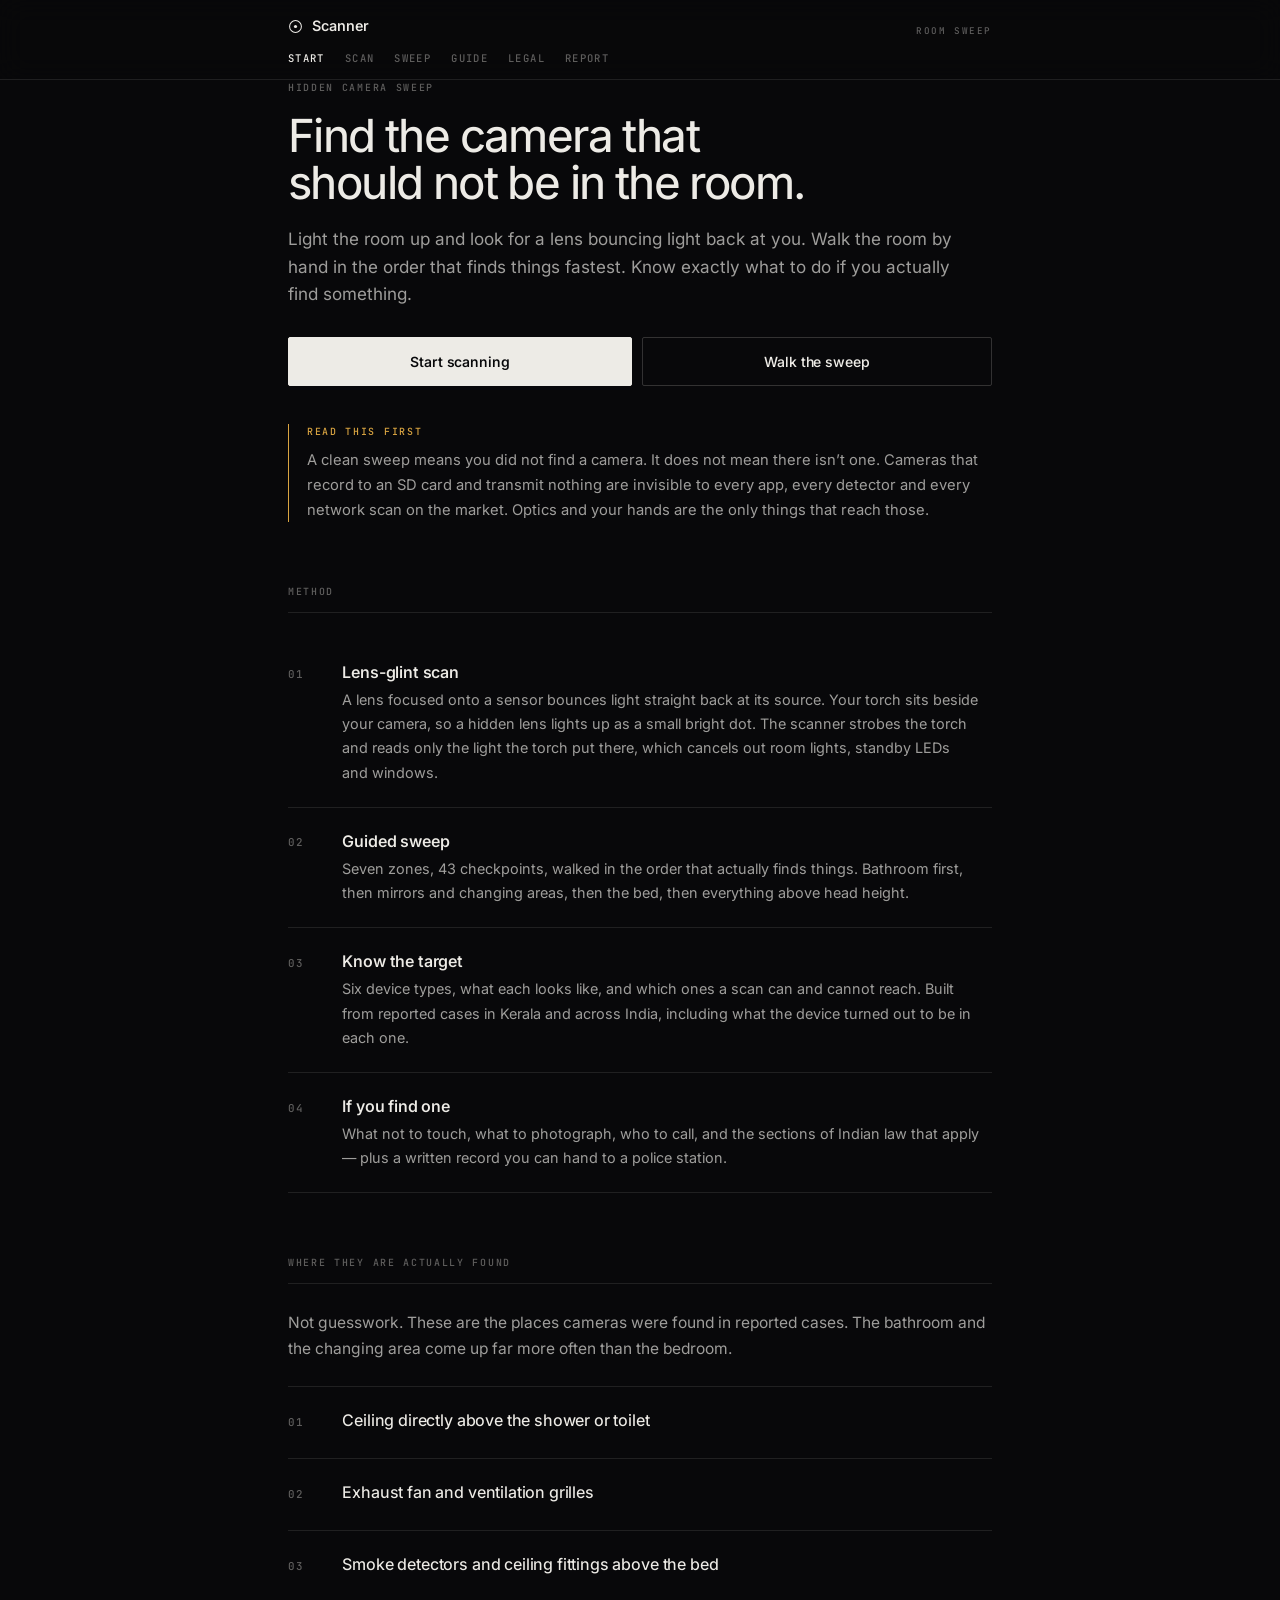
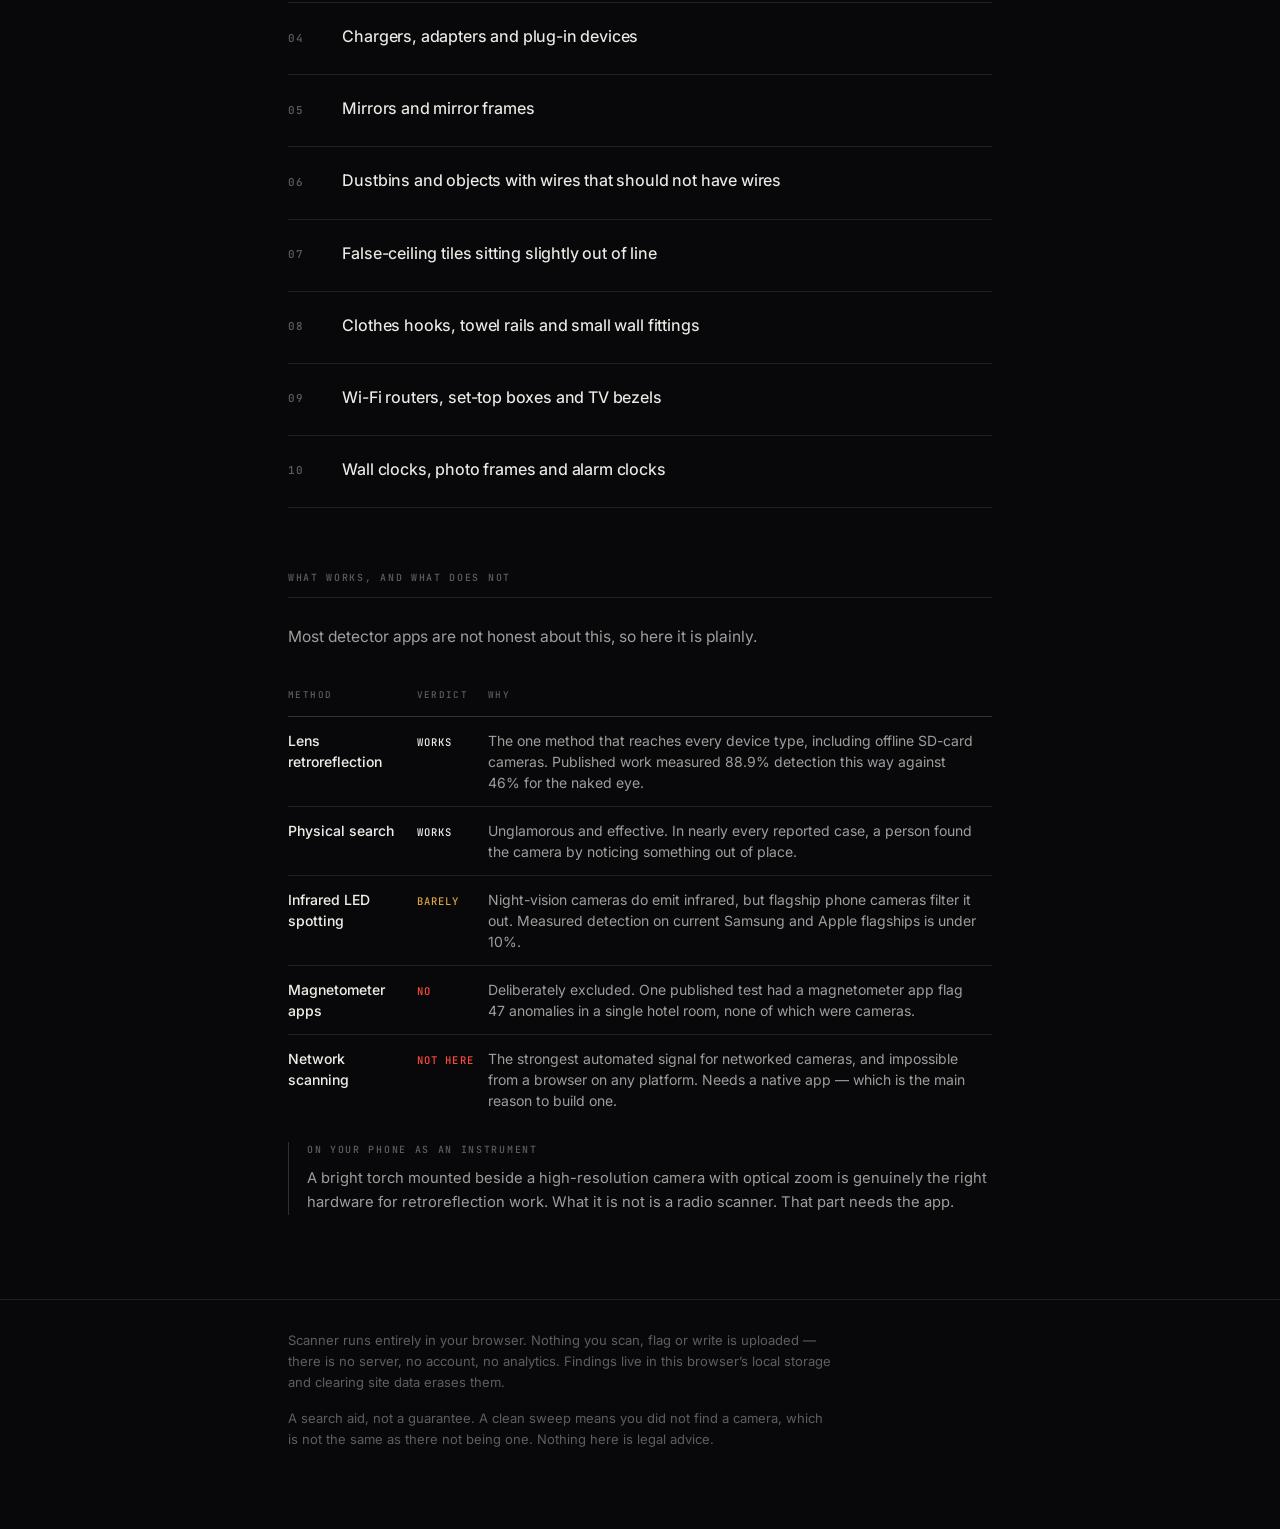
<file: index.html>
<!DOCTYPE html>
<html lang="en">
<head>
<meta charset="utf-8">
<meta name="viewport" content="width=device-width, initial-scale=1, viewport-fit=cover">
<title>Scanner &mdash; find hidden cameras in a room</title>
<meta name="description" content="A browser tool for sweeping a room for hidden cameras: lens-glint scanning with your phone camera, a guided physical search, and what to do under Indian law if you find one.">
<meta name="theme-color" content="#08080a">
<link rel="manifest" href="manifest.webmanifest">
<link rel="icon" href="assets/icon.svg" type="image/svg+xml">
<link rel="preload" href="assets/fonts/inter-latin.woff2" as="font" type="font/woff2" crossorigin>
<link rel="preload" href="assets/fonts/jetbrains-latin.woff2" as="font" type="font/woff2" crossorigin>
<link rel="stylesheet" href="css/app.css">
</head>
<body>
<header class="masthead">
  <div class="masthead__bar">
    <a class="mark" href="index.html">
      <svg width="15" height="15" viewBox="0 0 16 16" fill="none" aria-hidden="true">
        <circle cx="8" cy="8" r="6.3" stroke="currentColor" stroke-width="1.1"/>
        <circle cx="8" cy="8" r="1.7" fill="currentColor"/>
      </svg>
      Scanner
    </a>
    <span class="mark__meta">Room sweep</span>
  </div>
  <nav class="nav" aria-label="Sections">
    <a href="index.html">Start</a>
    <a href="scan.html">Scan</a>
    <a href="sweep.html">Sweep</a>
    <a href="guide.html">Guide</a>
    <a href="legal.html">Legal</a>
    <a href="report.html">Report</a>
  </nav>
</header>

<main class="wrap wrap--wide">

  <p class="label">Hidden camera sweep</p>
  <h1 class="display">Find the camera that should not be in the room.</h1>
  <p class="lead">Light the room up and look for a lens bouncing light back at you. Walk the room by hand in the order that finds things fastest. Know exactly what to do if you actually find something.</p>

  <div class="row" style="margin-bottom:38px">
    <a class="btn btn--primary" href="scan.html">Start scanning</a>
    <a class="btn" href="sweep.html">Walk the sweep</a>
  </div>

  <div class="aside aside--caution">
    <span class="label">Read this first</span>
    <p>A clean sweep means you did not find a camera. It does not mean there isn&rsquo;t one. Cameras that record to an SD card and transmit nothing are invisible to every app, every detector and every network scan on the market. Optics and your hands are the only things that reach those.</p>
  </div>

  <section class="sec">
    <span class="label">Method</span>
    <div class="index">
      <a class="index__row" href="scan.html">
        <span class="index__num">01</span>
        <span class="index__body">
          <h3>Lens-glint scan</h3>
          <p>A lens focused onto a sensor bounces light straight back at its source. Your torch sits beside your camera, so a hidden lens lights up as a small bright dot. The scanner strobes the torch and reads only the light the torch put there, which cancels out room lights, standby LEDs and windows.</p>
        </span>
      </a>
      <a class="index__row" href="sweep.html">
        <span class="index__num">02</span>
        <span class="index__body">
          <h3>Guided sweep</h3>
          <p>Seven zones, 43 checkpoints, walked in the order that actually finds things. Bathroom first, then mirrors and changing areas, then the bed, then everything above head height.</p>
        </span>
      </a>
      <a class="index__row" href="guide.html">
        <span class="index__num">03</span>
        <span class="index__body">
          <h3>Know the target</h3>
          <p>Six device types, what each looks like, and which ones a scan can and cannot reach. Built from reported cases in Kerala and across India, including what the device turned out to be in each one.</p>
        </span>
      </a>
      <a class="index__row" href="legal.html">
        <span class="index__num">04</span>
        <span class="index__body">
          <h3>If you find one</h3>
          <p>What not to touch, what to photograph, who to call, and the sections of Indian law that apply &mdash; plus a written record you can hand to a police station.</p>
        </span>
      </a>
    </div>
  </section>

  <section class="sec">
    <span class="label">Where they are actually found</span>
    <p class="muted" style="margin-bottom:24px">Not guesswork. These are the places cameras were found in reported cases. The bathroom and the changing area come up far more often than the bedroom.</p>
    <div class="index" id="hotspots"></div>
  </section>

  <section class="sec">
    <span class="label">What works, and what does not</span>
    <p class="muted" style="margin-bottom:24px">Most detector apps are not honest about this, so here it is plainly.</p>
    <div class="tablewrap">
      <table>
        <thead><tr><th>Method</th><th>Verdict</th><th>Why</th></tr></thead>
        <tbody>
          <tr>
            <td>Lens retroreflection</td>
            <td><span class="v v--yes">Works</span></td>
            <td>The one method that reaches every device type, including offline SD-card cameras. Published work measured 88.9% detection this way against 46% for the naked eye.</td>
          </tr>
          <tr>
            <td>Physical search</td>
            <td><span class="v v--yes">Works</span></td>
            <td>Unglamorous and effective. In nearly every reported case, a person found the camera by noticing something out of place.</td>
          </tr>
          <tr>
            <td>Infrared LED spotting</td>
            <td><span class="v v--part">Barely</span></td>
            <td>Night-vision cameras do emit infrared, but flagship phone cameras filter it out. Measured detection on current Samsung and Apple flagships is under 10%.</td>
          </tr>
          <tr>
            <td>Magnetometer apps</td>
            <td><span class="v v--no">No</span></td>
            <td>Deliberately excluded. One published test had a magnetometer app flag 47 anomalies in a single hotel room, none of which were cameras.</td>
          </tr>
          <tr>
            <td>Network scanning</td>
            <td><span class="v v--no">Not here</span></td>
            <td>The strongest automated signal for networked cameras, and impossible from a browser on any platform. Needs a native app &mdash; which is the main reason to build one.</td>
          </tr>
        </tbody>
      </table>
    </div>

    <div class="aside">
      <span class="label">On your phone as an instrument</span>
      <p>A bright torch mounted beside a high-resolution camera with optical zoom is genuinely the right hardware for retroreflection work. What it is not is a radio scanner. That part needs the app.</p>
    </div>
  </section>

</main>

<footer>
  <div class="wrap wrap--wide">
    <p>Scanner runs entirely in your browser. Nothing you scan, flag or write is uploaded &mdash; there is no server, no account, no analytics. Findings live in this browser&rsquo;s local storage and clearing site data erases them.</p>
    <p>A search aid, not a guarantee. A clean sweep means you did not find a camera, which is not the same as there not being one. Nothing here is legal advice.</p>
  </div>
</footer>
<script src="js/data.js"></script>
<script src="js/app.js"></script>
<script>
document.addEventListener('DOMContentLoaded', function () {
  var host = document.getElementById('hotspots');
  HOTSPOTS_TOP.forEach(function (h, i) {
    var row = document.createElement('div');
    row.className = 'index__row';
    row.innerHTML = '<span class="index__num">' + String(i + 1).padStart(2, '0') + '</span>' +
                    '<span class="index__body"><h3 style="font-weight:460">' + h + '</h3></span>';
    host.appendChild(row);
  });
});
</script>
</body>
</html>
</file>
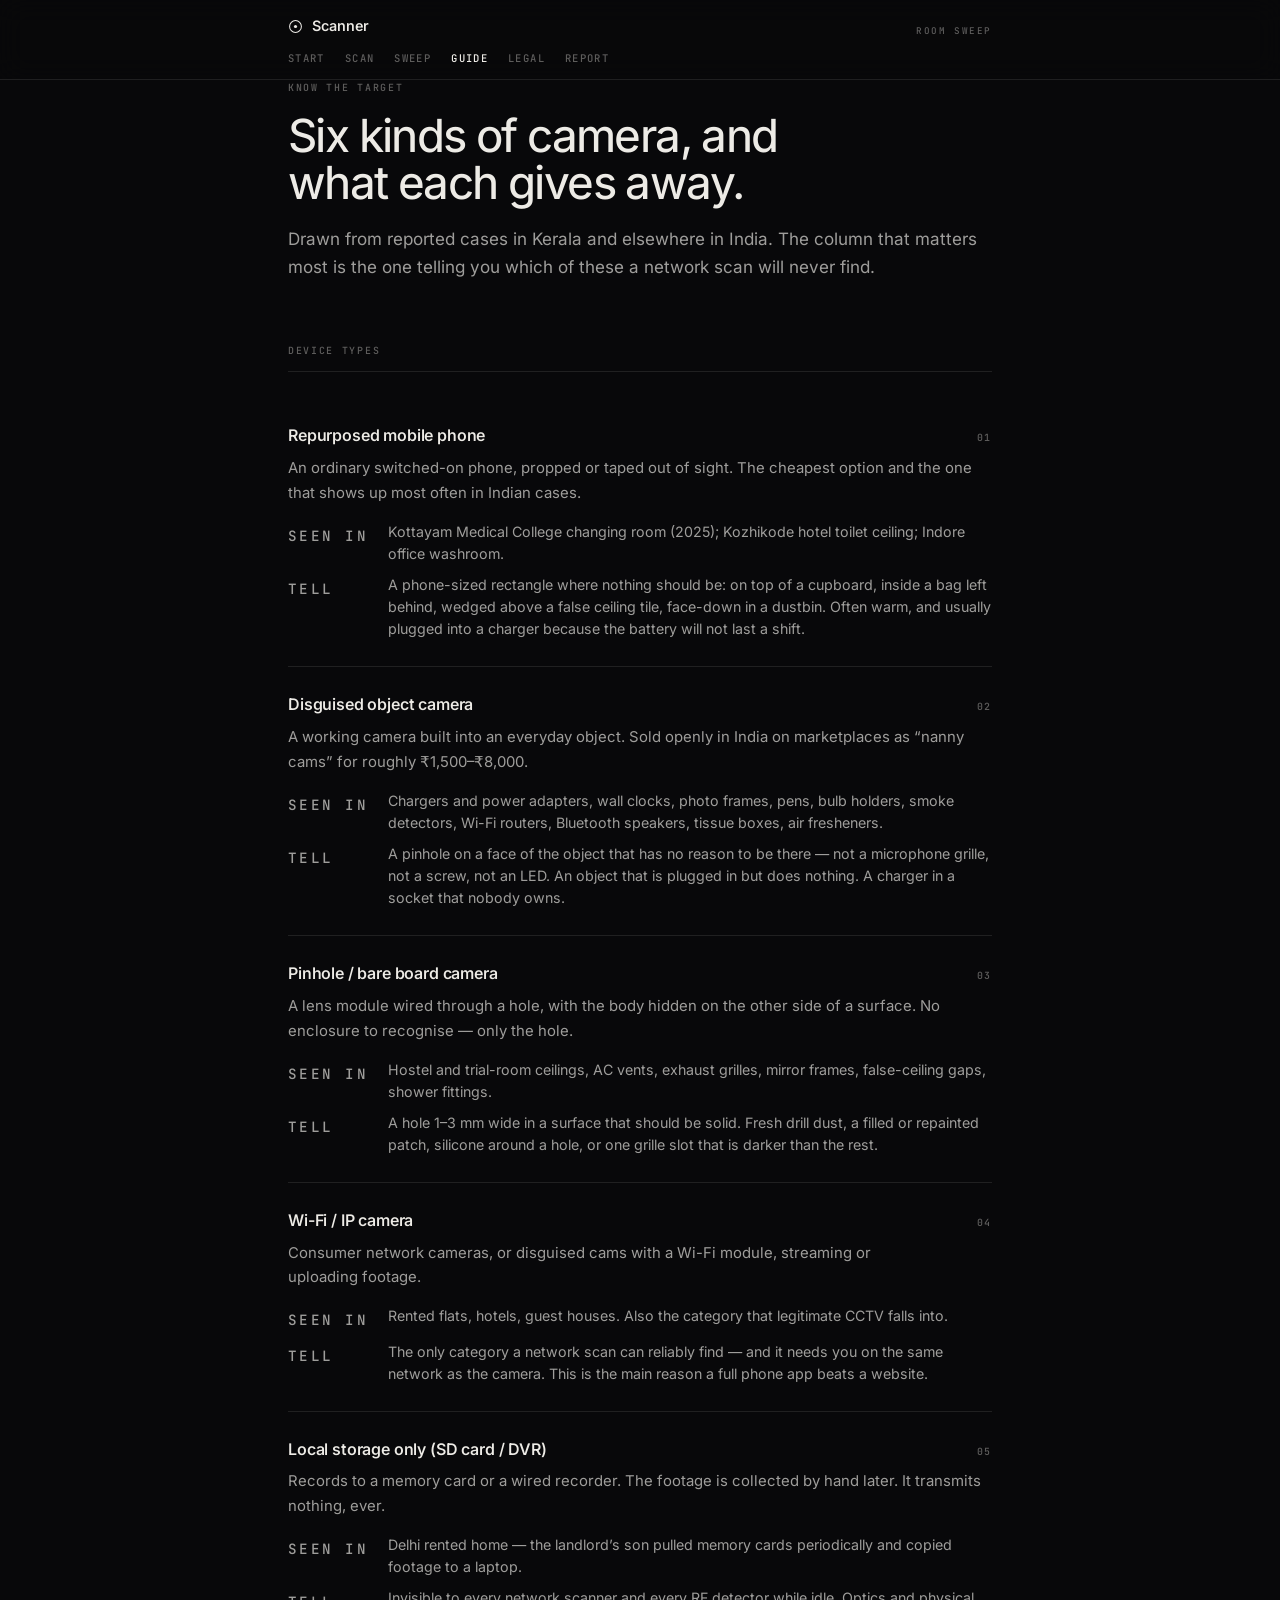
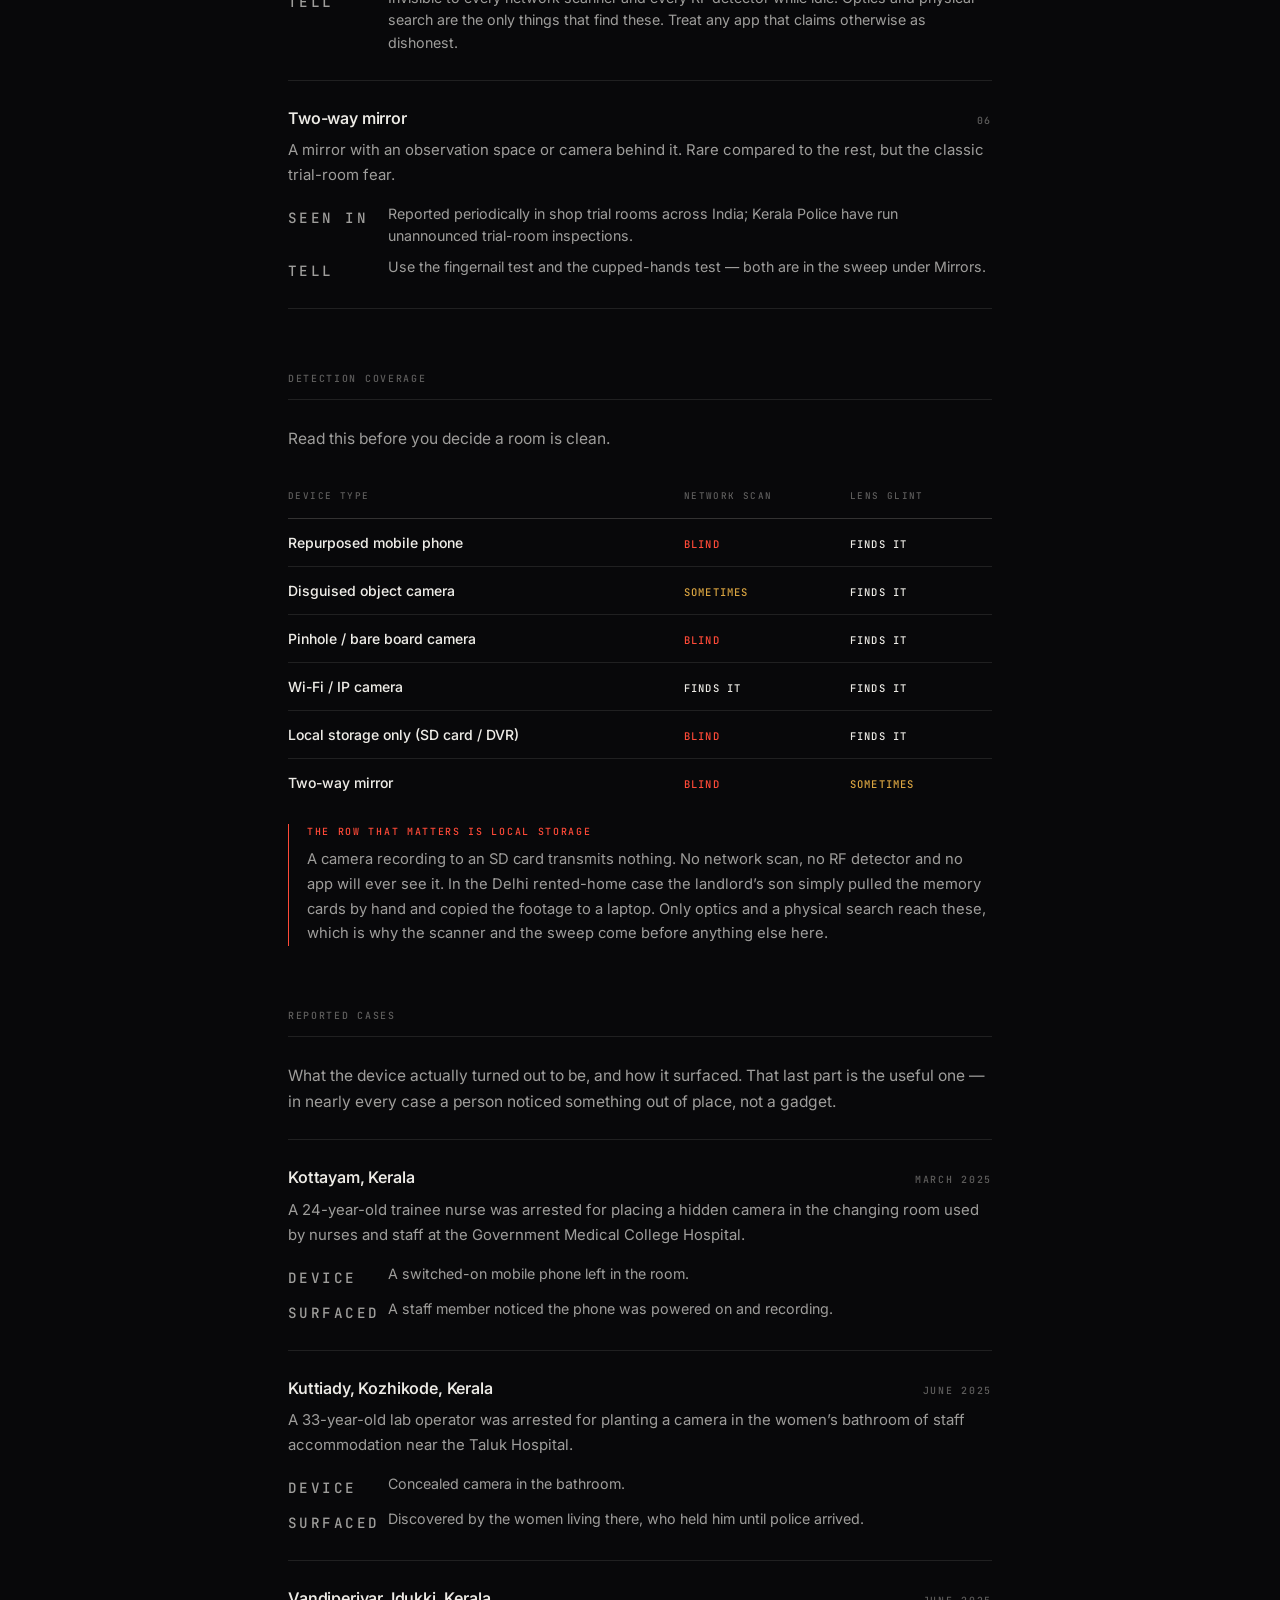
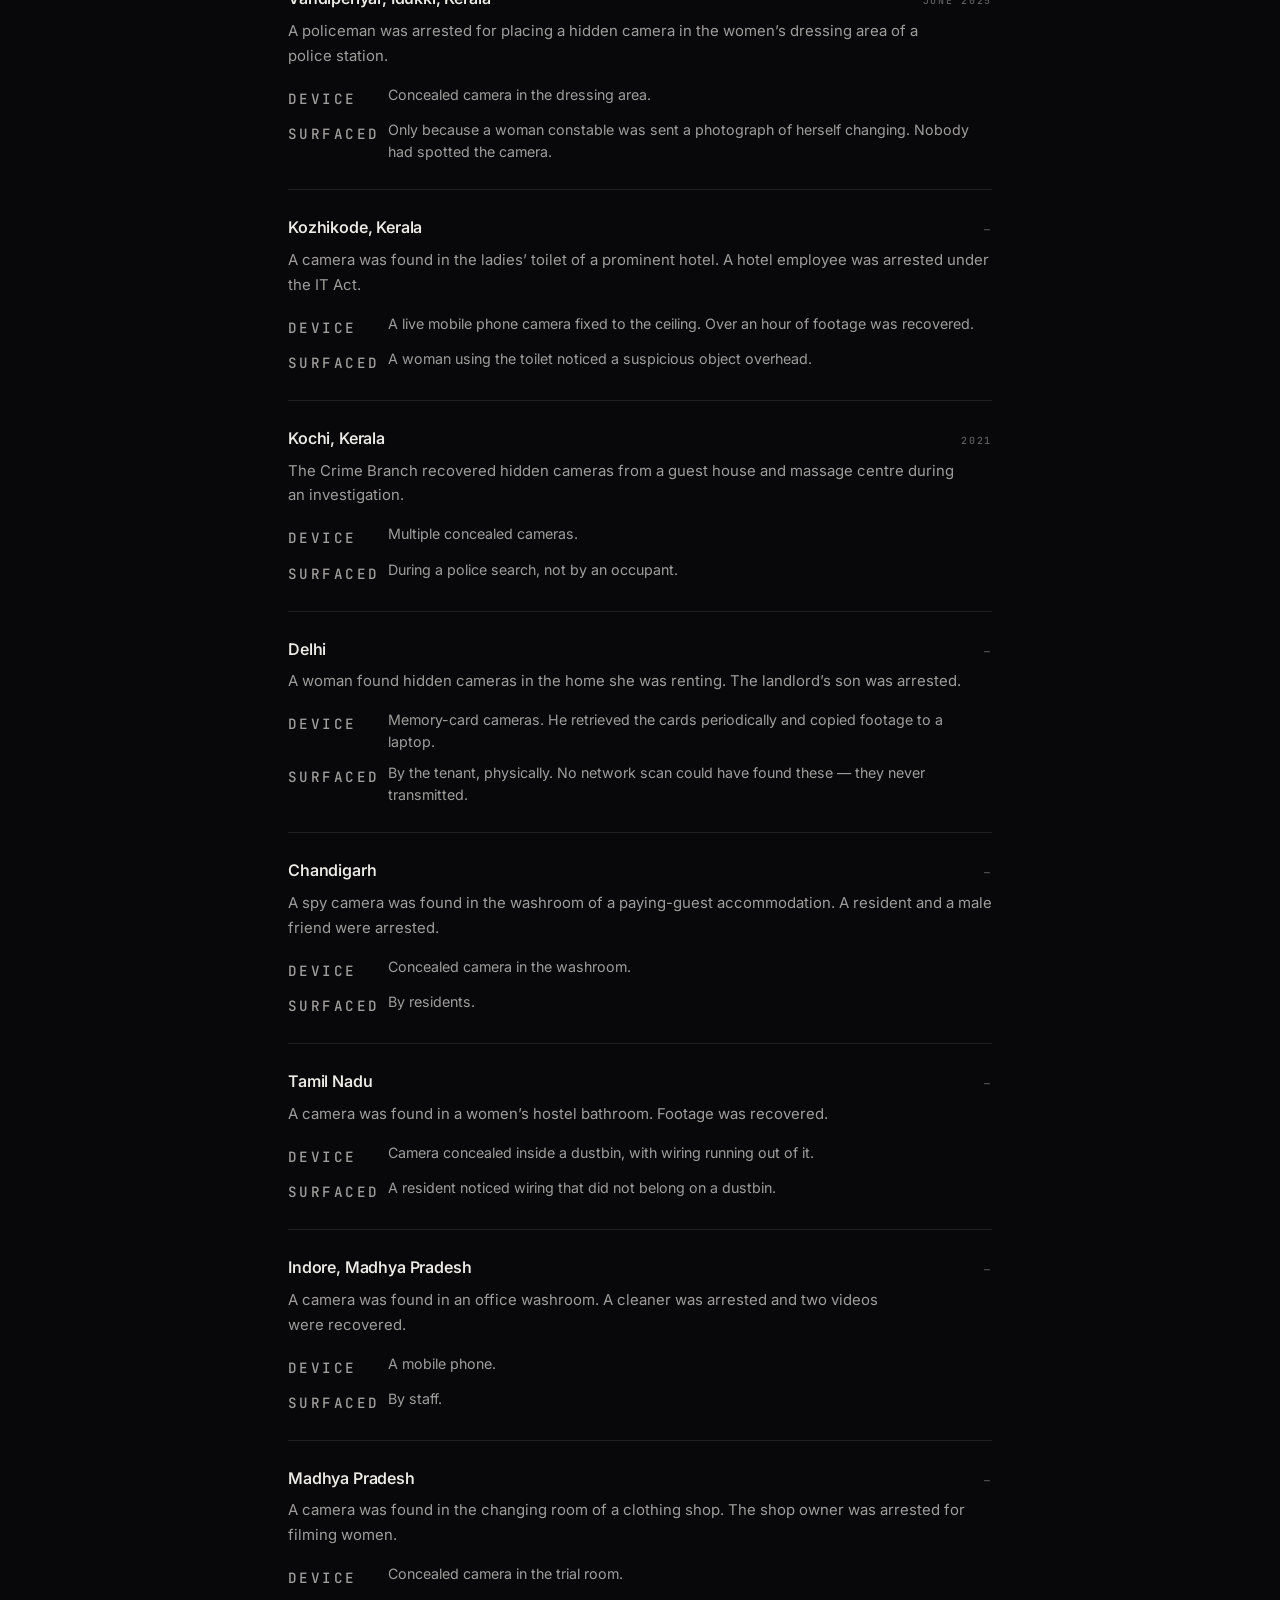
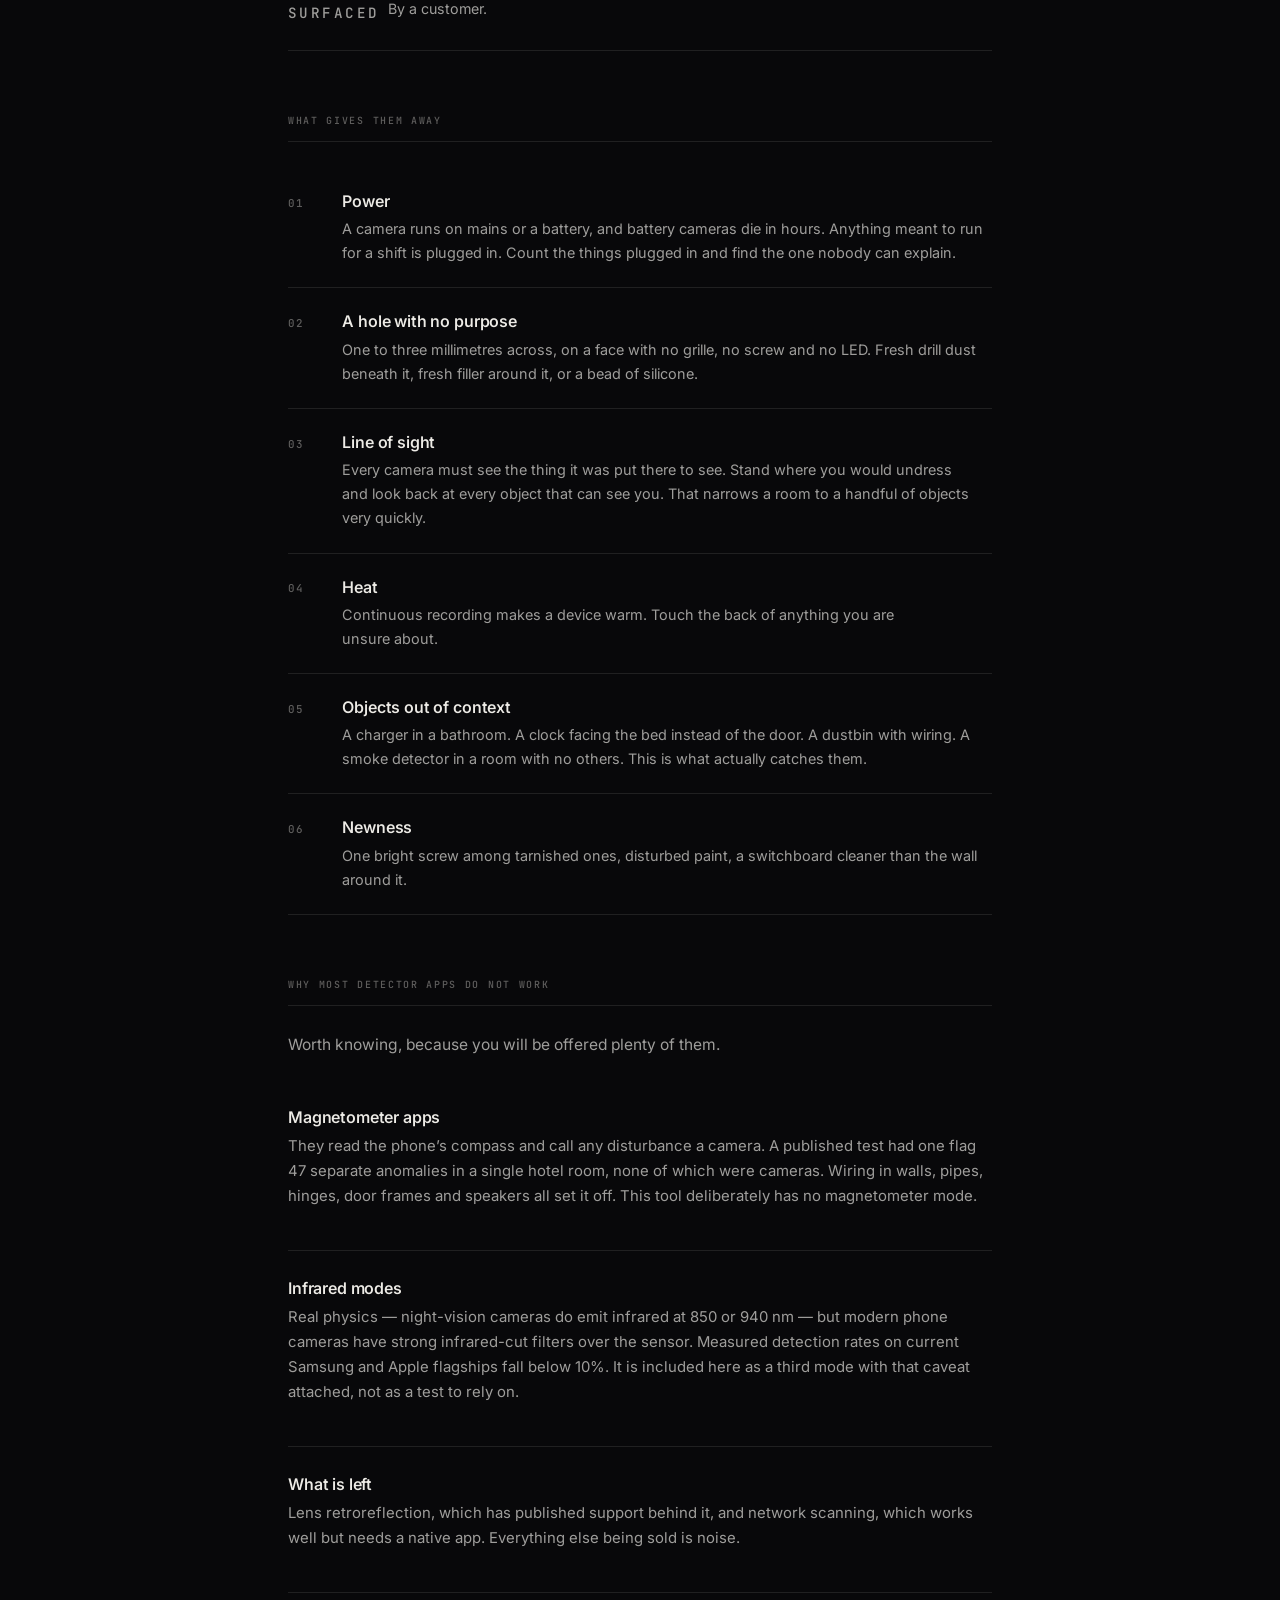
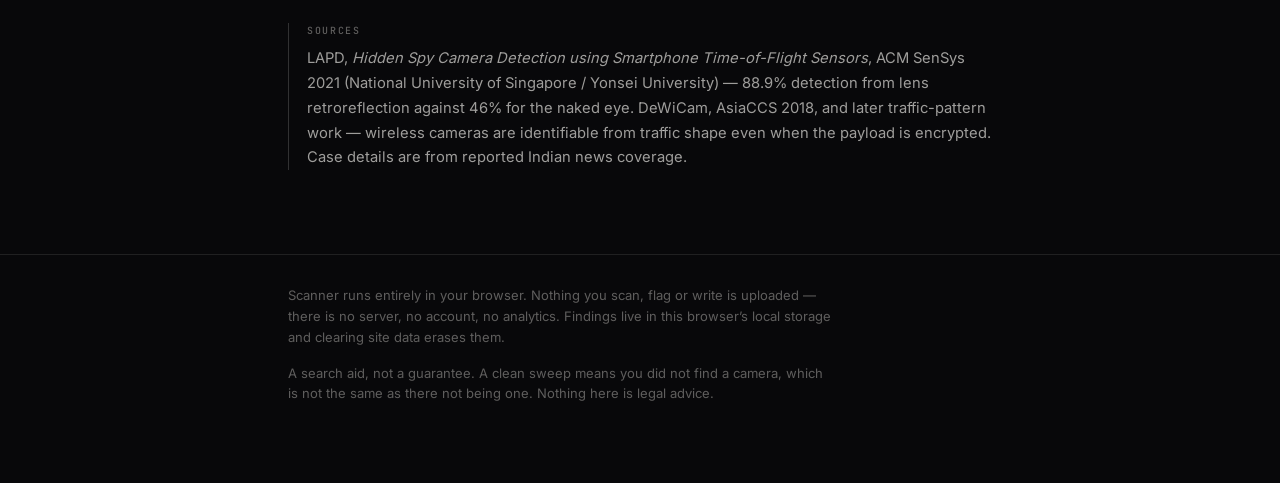
<file: guide.html>
<!DOCTYPE html>
<html lang="en">
<head>
<meta charset="utf-8">
<meta name="viewport" content="width=device-width, initial-scale=1, viewport-fit=cover">
<title>Guide &mdash; Scanner</title>
<meta name="description" content="The six kinds of hidden camera found in reported cases across Kerala and India, what each looks like, and which detection methods actually reach it.">
<meta name="theme-color" content="#08080a">
<link rel="manifest" href="manifest.webmanifest">
<link rel="icon" href="assets/icon.svg" type="image/svg+xml">
<link rel="preload" href="assets/fonts/inter-latin.woff2" as="font" type="font/woff2" crossorigin>
<link rel="preload" href="assets/fonts/jetbrains-latin.woff2" as="font" type="font/woff2" crossorigin>
<link rel="stylesheet" href="css/app.css">
</head>
<body>
<header class="masthead">
  <div class="masthead__bar">
    <a class="mark" href="index.html">
      <svg width="15" height="15" viewBox="0 0 16 16" fill="none" aria-hidden="true">
        <circle cx="8" cy="8" r="6.3" stroke="currentColor" stroke-width="1.1"/>
        <circle cx="8" cy="8" r="1.7" fill="currentColor"/>
      </svg>
      Scanner
    </a>
    <span class="mark__meta">Room sweep</span>
  </div>
  <nav class="nav" aria-label="Sections">
    <a href="index.html">Start</a>
    <a href="scan.html">Scan</a>
    <a href="sweep.html">Sweep</a>
    <a href="guide.html">Guide</a>
    <a href="legal.html">Legal</a>
    <a href="report.html">Report</a>
  </nav>
</header>

<main class="wrap wrap--wide">

  <p class="label">Know the target</p>
  <h1 class="display">Six kinds of camera, and what each gives away.</h1>
  <p class="lead">Drawn from reported cases in Kerala and elsewhere in India. The column that matters most is the one telling you which of these a network scan will never find.</p>

  <section class="sec">
    <span class="label">Device types</span>
    <div id="deviceList"></div>
  </section>

  <section class="sec">
    <span class="label">Detection coverage</span>
    <p class="muted" style="margin-bottom:24px">Read this before you decide a room is clean.</p>
    <div class="tablewrap">
      <table>
        <thead><tr><th>Device type</th><th>Network scan</th><th>Lens glint</th></tr></thead>
        <tbody id="coverage"></tbody>
      </table>
    </div>

    <div class="aside aside--alert">
      <span class="label">The row that matters is local storage</span>
      <p>A camera recording to an SD card transmits nothing. No network scan, no RF detector and no app will ever see it. In the Delhi rented-home case the landlord&rsquo;s son simply pulled the memory cards by hand and copied the footage to a laptop. Only optics and a physical search reach these, which is why the scanner and the sweep come before anything else here.</p>
    </div>
  </section>

  <section class="sec">
    <span class="label">Reported cases</span>
    <p class="muted" style="margin-bottom:24px">What the device actually turned out to be, and how it surfaced. That last part is the useful one &mdash; in nearly every case a person noticed something out of place, not a gadget.</p>
    <div id="caseList"></div>
  </section>

  <section class="sec">
    <span class="label">What gives them away</span>
    <div class="index">
      <div class="index__row"><span class="index__num">01</span><span class="index__body">
        <h3>Power</h3>
        <p>A camera runs on mains or a battery, and battery cameras die in hours. Anything meant to run for a shift is plugged in. Count the things plugged in and find the one nobody can explain.</p>
      </span></div>
      <div class="index__row"><span class="index__num">02</span><span class="index__body">
        <h3>A hole with no purpose</h3>
        <p>One to three millimetres across, on a face with no grille, no screw and no LED. Fresh drill dust beneath it, fresh filler around it, or a bead of silicone.</p>
      </span></div>
      <div class="index__row"><span class="index__num">03</span><span class="index__body">
        <h3>Line of sight</h3>
        <p>Every camera must see the thing it was put there to see. Stand where you would undress and look back at every object that can see you. That narrows a room to a handful of objects very quickly.</p>
      </span></div>
      <div class="index__row"><span class="index__num">04</span><span class="index__body">
        <h3>Heat</h3>
        <p>Continuous recording makes a device warm. Touch the back of anything you are unsure about.</p>
      </span></div>
      <div class="index__row"><span class="index__num">05</span><span class="index__body">
        <h3>Objects out of context</h3>
        <p>A charger in a bathroom. A clock facing the bed instead of the door. A dustbin with wiring. A smoke detector in a room with no others. This is what actually catches them.</p>
      </span></div>
      <div class="index__row"><span class="index__num">06</span><span class="index__body">
        <h3>Newness</h3>
        <p>One bright screw among tarnished ones, disturbed paint, a switchboard cleaner than the wall around it.</p>
      </span></div>
    </div>
  </section>

  <section class="sec">
    <span class="label">Why most detector apps do not work</span>
    <p class="muted" style="margin-bottom:22px">Worth knowing, because you will be offered plenty of them.</p>

    <div class="entry">
      <h3>Magnetometer apps</h3>
      <p>They read the phone&rsquo;s compass and call any disturbance a camera. A published test had one flag 47 separate anomalies in a single hotel room, none of which were cameras. Wiring in walls, pipes, hinges, door frames and speakers all set it off. This tool deliberately has no magnetometer mode.</p>
    </div>
    <div class="entry">
      <h3>Infrared modes</h3>
      <p>Real physics &mdash; night-vision cameras do emit infrared at 850 or 940 nm &mdash; but modern phone cameras have strong infrared-cut filters over the sensor. Measured detection rates on current Samsung and Apple flagships fall below 10%. It is included here as a third mode with that caveat attached, not as a test to rely on.</p>
    </div>
    <div class="entry">
      <h3>What is left</h3>
      <p>Lens retroreflection, which has published support behind it, and network scanning, which works well but needs a native app. Everything else being sold is noise.</p>
    </div>

    <div class="aside" style="margin-top:30px">
      <span class="label">Sources</span>
      <p>LAPD, <em>Hidden Spy Camera Detection using Smartphone Time-of-Flight Sensors</em>, ACM SenSys 2021 (National University of Singapore / Yonsei University) &mdash; 88.9% detection from lens retroreflection against 46% for the naked eye. DeWiCam, AsiaCCS 2018, and later traffic-pattern work &mdash; wireless cameras are identifiable from traffic shape even when the payload is encrypted. Case details are from reported Indian news coverage.</p>
    </div>
  </section>

</main>

<footer>
  <div class="wrap wrap--wide">
    <p>Scanner runs entirely in your browser. Nothing you scan, flag or write is uploaded &mdash; there is no server, no account, no analytics. Findings live in this browser&rsquo;s local storage and clearing site data erases them.</p>
    <p>A search aid, not a guarantee. A clean sweep means you did not find a camera, which is not the same as there not being one. Nothing here is legal advice.</p>
  </div>
</footer>
<script src="js/data.js"></script>
<script src="js/app.js"></script>
<script>
document.addEventListener('DOMContentLoaded', function () {
  var mark = {
    yes:     '<span class="v v--yes">Finds it</span>',
    no:      '<span class="v v--no">Blind</span>',
    partial: '<span class="v v--part">Sometimes</span>'
  };

  var dl = document.getElementById('deviceList');
  DEVICE_TYPES.forEach(function (d, i) {
    var el = document.createElement('div');
    el.className = 'entry';
    el.innerHTML =
      '<div class="entry__head"><h3>' + d.name + '</h3>' +
      '<span class="label">' + String(i + 1).padStart(2, '0') + '</span></div>' +
      '<p>' + d.detail + '</p>' +
      '<div class="field"><span class="label">Seen in</span><span>' + d.seen + '</span></div>' +
      '<div class="field"><span class="label">Tell</span><span>' + d.tell + '</span></div>';
    dl.appendChild(el);
  });

  var cov = document.getElementById('coverage');
  DEVICE_TYPES.forEach(function (d) {
    var tr = document.createElement('tr');
    tr.innerHTML = '<td>' + d.name + '</td><td>' + mark[d.network] + '</td><td>' + mark[d.glint] + '</td>';
    cov.appendChild(tr);
  });

  var cl = document.getElementById('caseList');
  CASES.forEach(function (c) {
    var el = document.createElement('div');
    el.className = 'entry';
    el.innerHTML =
      '<div class="entry__head"><h3>' + c.place + '</h3>' +
      '<span class="label">' + c.year + '</span></div>' +
      '<p>' + c.what + '</p>' +
      '<div class="field"><span class="label">Device</span><span>' + c.device + '</span></div>' +
      '<div class="field"><span class="label">Surfaced</span><span>' + c.found + '</span></div>';
    cl.appendChild(el);
  });
});
</script>
</body>
</html>
</file>
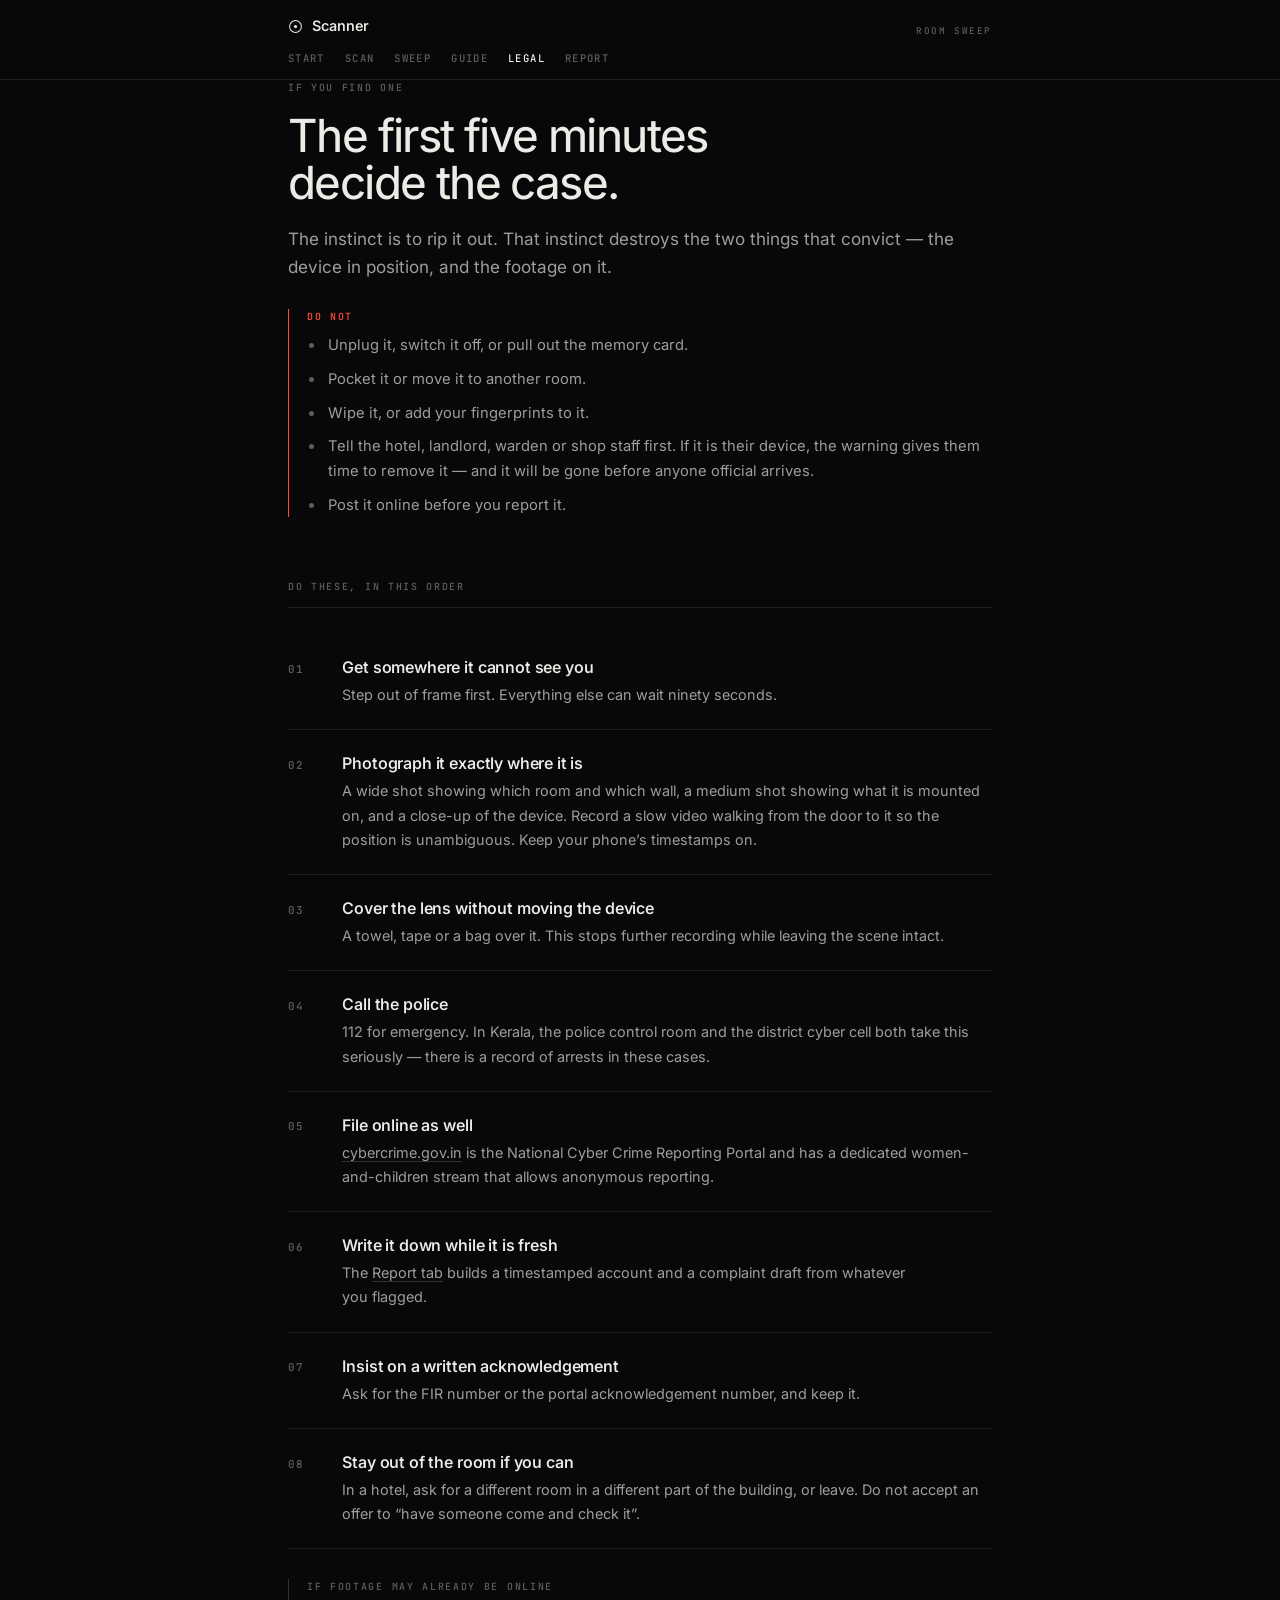
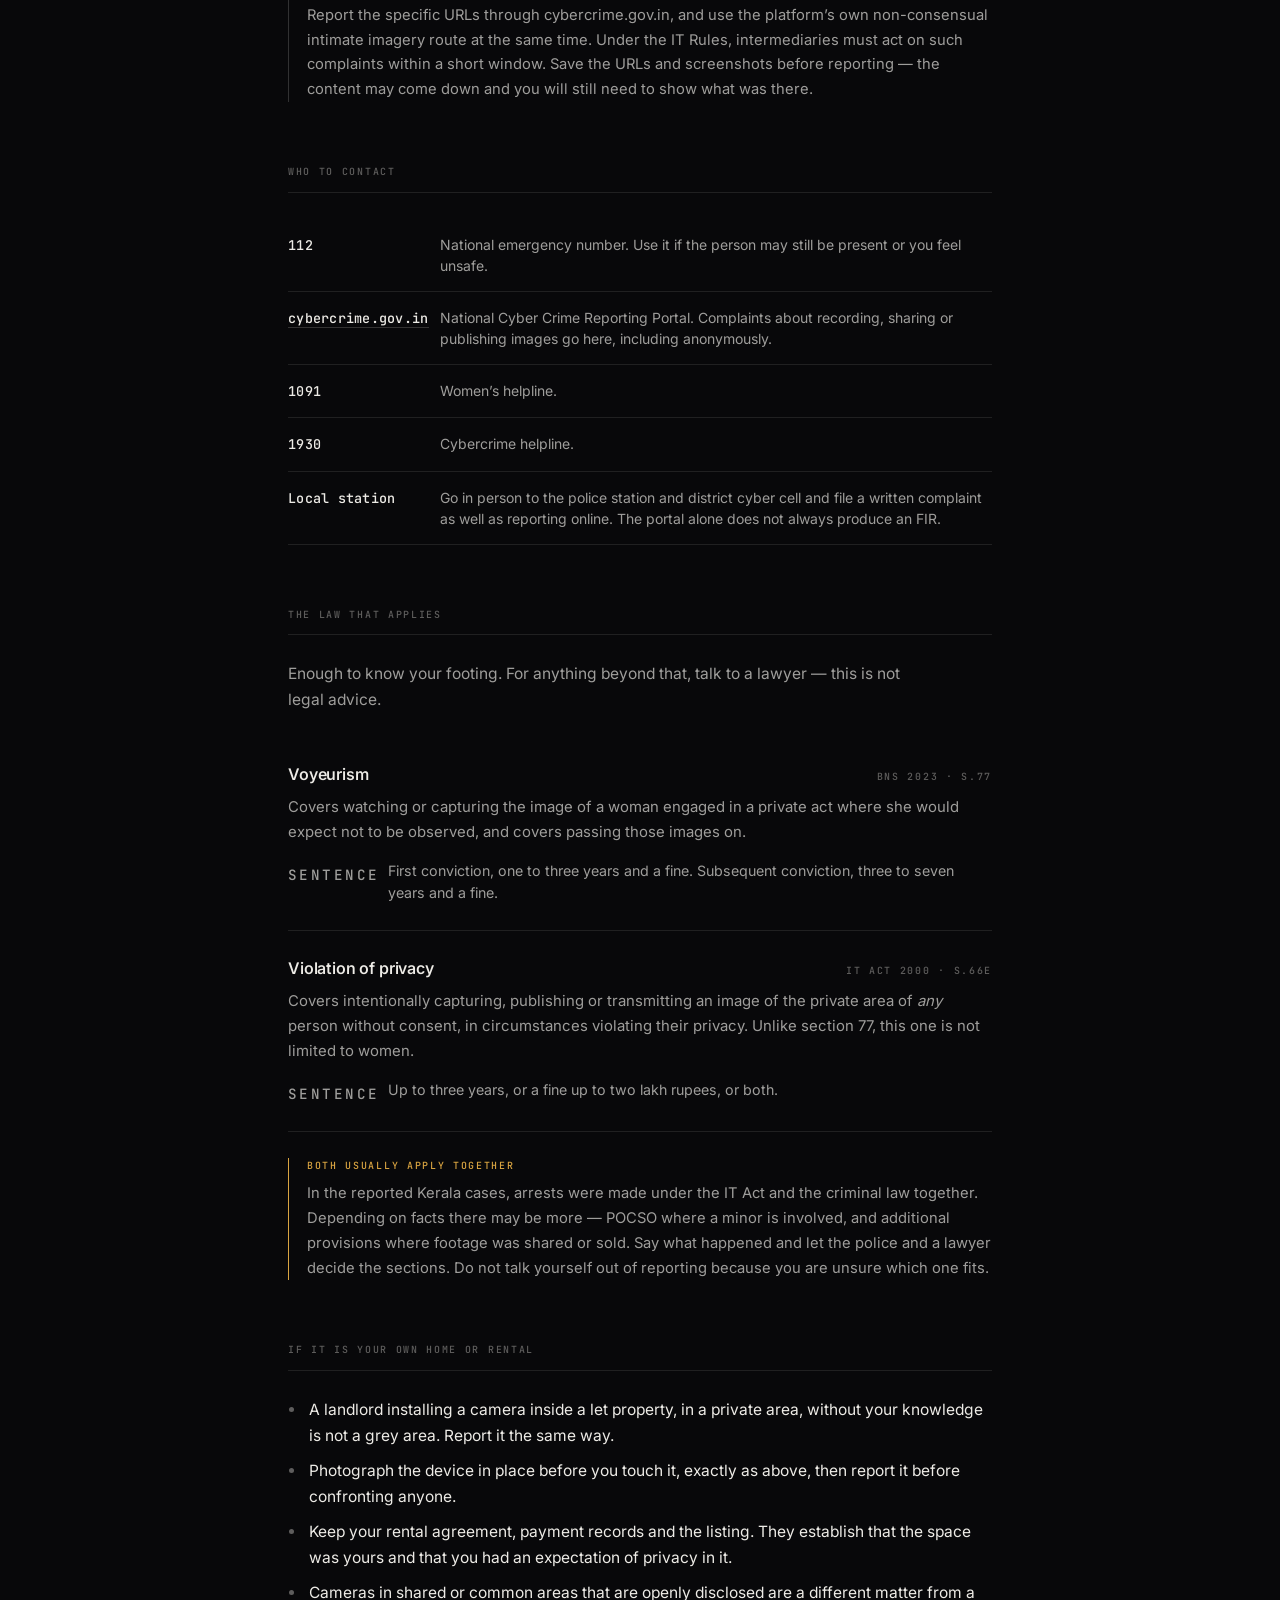
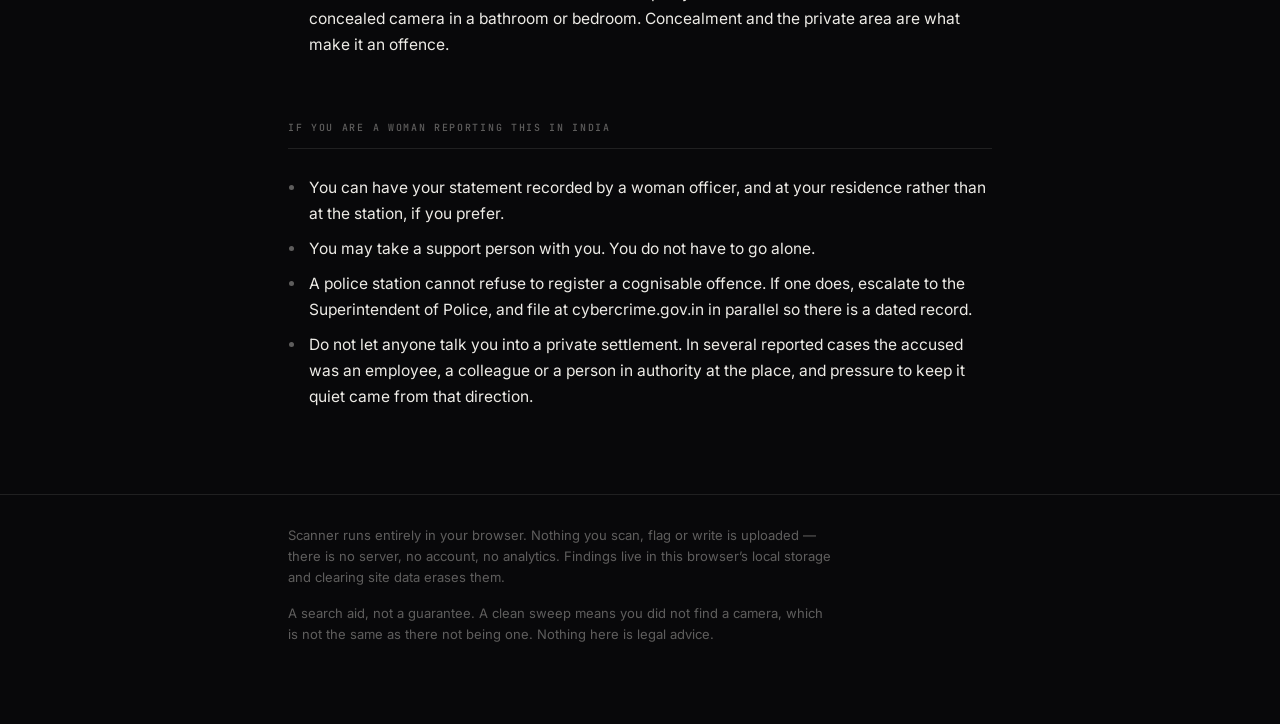
<file: legal.html>
<!DOCTYPE html>
<html lang="en">
<head>
<meta charset="utf-8">
<meta name="viewport" content="width=device-width, initial-scale=1, viewport-fit=cover">
<title>If you find one &mdash; Scanner</title>
<meta name="description" content="What to do, in order, if you find a hidden camera in India: preserving evidence, who to call, and the sections of law that apply.">
<meta name="theme-color" content="#08080a">
<link rel="manifest" href="manifest.webmanifest">
<link rel="icon" href="assets/icon.svg" type="image/svg+xml">
<link rel="preload" href="assets/fonts/inter-latin.woff2" as="font" type="font/woff2" crossorigin>
<link rel="preload" href="assets/fonts/jetbrains-latin.woff2" as="font" type="font/woff2" crossorigin>
<link rel="stylesheet" href="css/app.css">
</head>
<body>
<header class="masthead">
  <div class="masthead__bar">
    <a class="mark" href="index.html">
      <svg width="15" height="15" viewBox="0 0 16 16" fill="none" aria-hidden="true">
        <circle cx="8" cy="8" r="6.3" stroke="currentColor" stroke-width="1.1"/>
        <circle cx="8" cy="8" r="1.7" fill="currentColor"/>
      </svg>
      Scanner
    </a>
    <span class="mark__meta">Room sweep</span>
  </div>
  <nav class="nav" aria-label="Sections">
    <a href="index.html">Start</a>
    <a href="scan.html">Scan</a>
    <a href="sweep.html">Sweep</a>
    <a href="guide.html">Guide</a>
    <a href="legal.html">Legal</a>
    <a href="report.html">Report</a>
  </nav>
</header>

<main class="wrap wrap--wide">

  <p class="label">If you find one</p>
  <h1 class="display">The first five minutes decide the case.</h1>
  <p class="lead">The instinct is to rip it out. That instinct destroys the two things that convict &mdash; the device in position, and the footage on it.</p>

  <div class="aside aside--alert">
    <span class="label">Do not</span>
    <ul>
      <li>Unplug it, switch it off, or pull out the memory card.</li>
      <li>Pocket it or move it to another room.</li>
      <li>Wipe it, or add your fingerprints to it.</li>
      <li>Tell the hotel, landlord, warden or shop staff first. If it is their device, the warning gives them time to remove it &mdash; and it will be gone before anyone official arrives.</li>
      <li>Post it online before you report it.</li>
    </ul>
  </div>

  <section class="sec">
    <span class="label">Do these, in this order</span>
    <div class="index">
      <div class="index__row"><span class="index__num">01</span><span class="index__body">
        <h3>Get somewhere it cannot see you</h3>
        <p>Step out of frame first. Everything else can wait ninety seconds.</p>
      </span></div>
      <div class="index__row"><span class="index__num">02</span><span class="index__body">
        <h3>Photograph it exactly where it is</h3>
        <p>A wide shot showing which room and which wall, a medium shot showing what it is mounted on, and a close-up of the device. Record a slow video walking from the door to it so the position is unambiguous. Keep your phone&rsquo;s timestamps on.</p>
      </span></div>
      <div class="index__row"><span class="index__num">03</span><span class="index__body">
        <h3>Cover the lens without moving the device</h3>
        <p>A towel, tape or a bag over it. This stops further recording while leaving the scene intact.</p>
      </span></div>
      <div class="index__row"><span class="index__num">04</span><span class="index__body">
        <h3>Call the police</h3>
        <p>112 for emergency. In Kerala, the police control room and the district cyber cell both take this seriously &mdash; there is a record of arrests in these cases.</p>
      </span></div>
      <div class="index__row"><span class="index__num">05</span><span class="index__body">
        <h3>File online as well</h3>
        <p><a class="inline-link" href="https://cybercrime.gov.in" rel="noopener">cybercrime.gov.in</a> is the National Cyber Crime Reporting Portal and has a dedicated women-and-children stream that allows anonymous reporting.</p>
      </span></div>
      <div class="index__row"><span class="index__num">06</span><span class="index__body">
        <h3>Write it down while it is fresh</h3>
        <p>The <a class="inline-link" href="report.html">Report tab</a> builds a timestamped account and a complaint draft from whatever you flagged.</p>
      </span></div>
      <div class="index__row"><span class="index__num">07</span><span class="index__body">
        <h3>Insist on a written acknowledgement</h3>
        <p>Ask for the FIR number or the portal acknowledgement number, and keep it.</p>
      </span></div>
      <div class="index__row"><span class="index__num">08</span><span class="index__body">
        <h3>Stay out of the room if you can</h3>
        <p>In a hotel, ask for a different room in a different part of the building, or leave. Do not accept an offer to &ldquo;have someone come and check it&rdquo;.</p>
      </span></div>
    </div>

    <div class="aside" style="margin-top:30px">
      <span class="label">If footage may already be online</span>
      <p>Report the specific URLs through cybercrime.gov.in, and use the platform&rsquo;s own non-consensual intimate imagery route at the same time. Under the IT Rules, intermediaries must act on such complaints within a short window. Save the URLs and screenshots before reporting &mdash; the content may come down and you will still need to show what was there.</p>
    </div>
  </section>

  <section class="sec">
    <span class="label">Who to contact</span>
    <div class="contacts">
      <div><span class="num">112</span><span>National emergency number. Use it if the person may still be present or you feel unsafe.</span></div>
      <div><span class="num"><a class="inline-link" href="https://cybercrime.gov.in" rel="noopener">cybercrime.gov.in</a></span><span>National Cyber Crime Reporting Portal. Complaints about recording, sharing or publishing images go here, including anonymously.</span></div>
      <div><span class="num">1091</span><span>Women&rsquo;s helpline.</span></div>
      <div><span class="num">1930</span><span>Cybercrime helpline.</span></div>
      <div><span class="num">Local station</span><span>Go in person to the police station and district cyber cell and file a written complaint as well as reporting online. The portal alone does not always produce an FIR.</span></div>
    </div>
  </section>

  <section class="sec">
    <span class="label">The law that applies</span>
    <p class="muted" style="margin-bottom:24px">Enough to know your footing. For anything beyond that, talk to a lawyer &mdash; this is not legal advice.</p>

    <div class="entry">
      <div class="entry__head"><h3>Voyeurism</h3><span class="label">BNS 2023 &middot; s.77</span></div>
      <p>Covers watching or capturing the image of a woman engaged in a private act where she would expect not to be observed, and covers passing those images on.</p>
      <div class="field"><span class="label">Sentence</span><span>First conviction, one to three years and a fine. Subsequent conviction, three to seven years and a fine.</span></div>
    </div>

    <div class="entry">
      <div class="entry__head"><h3>Violation of privacy</h3><span class="label">IT Act 2000 &middot; s.66E</span></div>
      <p>Covers intentionally capturing, publishing or transmitting an image of the private area of <em>any</em> person without consent, in circumstances violating their privacy. Unlike section 77, this one is not limited to women.</p>
      <div class="field"><span class="label">Sentence</span><span>Up to three years, or a fine up to two lakh rupees, or both.</span></div>
    </div>

    <div class="aside aside--caution" style="margin-top:26px">
      <span class="label">Both usually apply together</span>
      <p>In the reported Kerala cases, arrests were made under the IT Act and the criminal law together. Depending on facts there may be more &mdash; POCSO where a minor is involved, and additional provisions where footage was shared or sold. Say what happened and let the police and a lawyer decide the sections. Do not talk yourself out of reporting because you are unsure which one fits.</p>
    </div>
  </section>

  <section class="sec">
    <span class="label">If it is your own home or rental</span>
    <ul>
      <li>A landlord installing a camera inside a let property, in a private area, without your knowledge is not a grey area. Report it the same way.</li>
      <li>Photograph the device in place before you touch it, exactly as above, then report it before confronting anyone.</li>
      <li>Keep your rental agreement, payment records and the listing. They establish that the space was yours and that you had an expectation of privacy in it.</li>
      <li>Cameras in shared or common areas that are openly disclosed are a different matter from a concealed camera in a bathroom or bedroom. Concealment and the private area are what make it an offence.</li>
    </ul>
  </section>

  <section class="sec">
    <span class="label">If you are a woman reporting this in India</span>
    <ul>
      <li>You can have your statement recorded by a woman officer, and at your residence rather than at the station, if you prefer.</li>
      <li>You may take a support person with you. You do not have to go alone.</li>
      <li>A police station cannot refuse to register a cognisable offence. If one does, escalate to the Superintendent of Police, and file at cybercrime.gov.in in parallel so there is a dated record.</li>
      <li>Do not let anyone talk you into a private settlement. In several reported cases the accused was an employee, a colleague or a person in authority at the place, and pressure to keep it quiet came from that direction.</li>
    </ul>
  </section>

</main>

<footer>
  <div class="wrap wrap--wide">
    <p>Scanner runs entirely in your browser. Nothing you scan, flag or write is uploaded &mdash; there is no server, no account, no analytics. Findings live in this browser&rsquo;s local storage and clearing site data erases them.</p>
    <p>A search aid, not a guarantee. A clean sweep means you did not find a camera, which is not the same as there not being one. Nothing here is legal advice.</p>
  </div>
</footer>
<script src="js/data.js"></script>
<script src="js/app.js"></script>
</body>
</html>
</file>
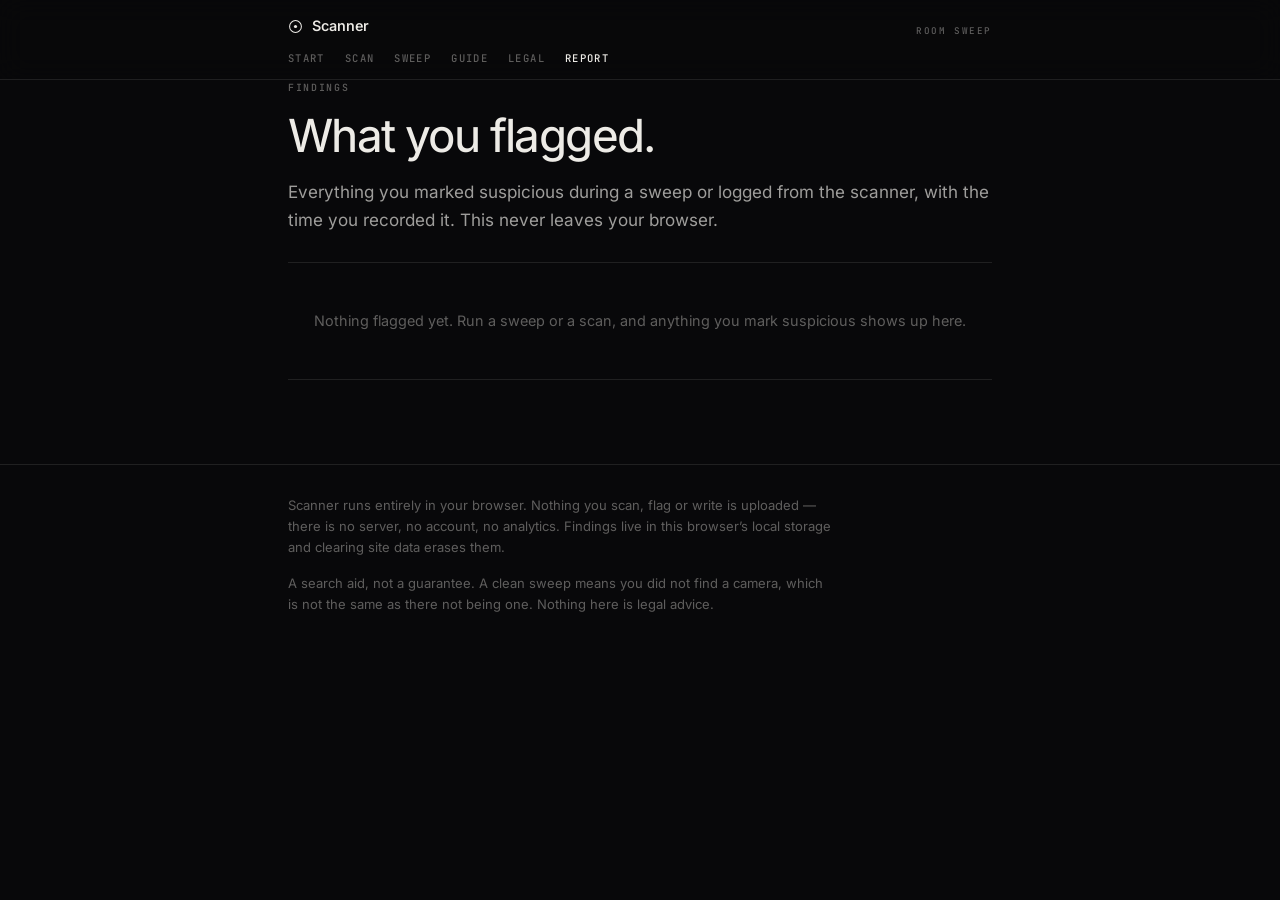
<file: report.html>
<!DOCTYPE html>
<html lang="en">
<head>
<meta charset="utf-8">
<meta name="viewport" content="width=device-width, initial-scale=1, viewport-fit=cover">
<title>Report &mdash; Scanner</title>
<meta name="description" content="Turn flagged findings into a written, timestamped record and a complaint draft for an Indian police station.">
<meta name="theme-color" content="#08080a">
<link rel="manifest" href="manifest.webmanifest">
<link rel="icon" href="assets/icon.svg" type="image/svg+xml">
<link rel="preload" href="assets/fonts/inter-latin.woff2" as="font" type="font/woff2" crossorigin>
<link rel="preload" href="assets/fonts/jetbrains-latin.woff2" as="font" type="font/woff2" crossorigin>
<link rel="stylesheet" href="css/app.css">
</head>
<body>
<header class="masthead">
  <div class="masthead__bar">
    <a class="mark" href="index.html">
      <svg width="15" height="15" viewBox="0 0 16 16" fill="none" aria-hidden="true">
        <circle cx="8" cy="8" r="6.3" stroke="currentColor" stroke-width="1.1"/>
        <circle cx="8" cy="8" r="1.7" fill="currentColor"/>
      </svg>
      Scanner
    </a>
    <span class="mark__meta">Room sweep</span>
  </div>
  <nav class="nav" aria-label="Sections">
    <a href="index.html">Start</a>
    <a href="scan.html">Scan</a>
    <a href="sweep.html">Sweep</a>
    <a href="guide.html">Guide</a>
    <a href="legal.html">Legal</a>
    <a href="report.html">Report</a>
  </nav>
</header>

<main class="wrap wrap--wide">

  <p class="label">Findings</p>
  <h1 class="display">What you flagged.</h1>
  <p class="lead">Everything you marked suspicious during a sweep or logged from the scanner, with the time you recorded it. This never leaves your browser.</p>

  <div id="findingsList"></div>

  <div id="draftWrap" hidden>
    <section class="sec">
      <span class="label">Written record</span>
      <p class="muted">Fill these in and the draft updates. A dated, specific written account carries real weight at a police station &mdash; far more than describing it from memory at the counter.</p>

      <label class="label field-label" for="who">Your name</label>
      <input class="field-in" type="text" id="who" placeholder="Name as you would sign it">

      <label class="label field-label" for="place">Place &mdash; name and address</label>
      <input class="field-in" type="text" id="place" placeholder="Hotel, hostel or flat, with the address">

      <textarea class="draft" id="draft" readonly aria-label="Draft report" style="margin-top:28px"></textarea>

      <div class="row" style="margin-top:12px">
        <button class="btn btn--primary" id="btnCopy" type="button">Copy</button>
        <button class="btn" id="btnDownload" type="button">Download .txt</button>
      </div>
      <p class="label" id="copyNote" style="min-height:1.3em;margin-top:10px"></p>

      <div class="aside aside--caution" style="margin-top:26px">
        <span class="label">This is your own account, not evidence in itself</span>
        <p>It records what you observed and when. It is not a forensic finding and it is not legal advice. What makes it useful is that it is contemporaneous and specific &mdash; so write it before memory softens the details.</p>
      </div>

      <div class="row" style="margin-top:26px">
        <a class="btn" href="legal.html">What to do next</a>
        <button class="btn btn--sm btn--alert" id="btnClear" type="button">Delete all findings</button>
      </div>
    </section>
  </div>

</main>

<footer>
  <div class="wrap wrap--wide">
    <p>Scanner runs entirely in your browser. Nothing you scan, flag or write is uploaded &mdash; there is no server, no account, no analytics. Findings live in this browser&rsquo;s local storage and clearing site data erases them.</p>
    <p>A search aid, not a guarantee. A clean sweep means you did not find a camera, which is not the same as there not being one. Nothing here is legal advice.</p>
  </div>
</footer>
<script src="js/data.js"></script>
<script src="js/app.js"></script>
<script src="js/report.js"></script>
</body>
</html>
</file>
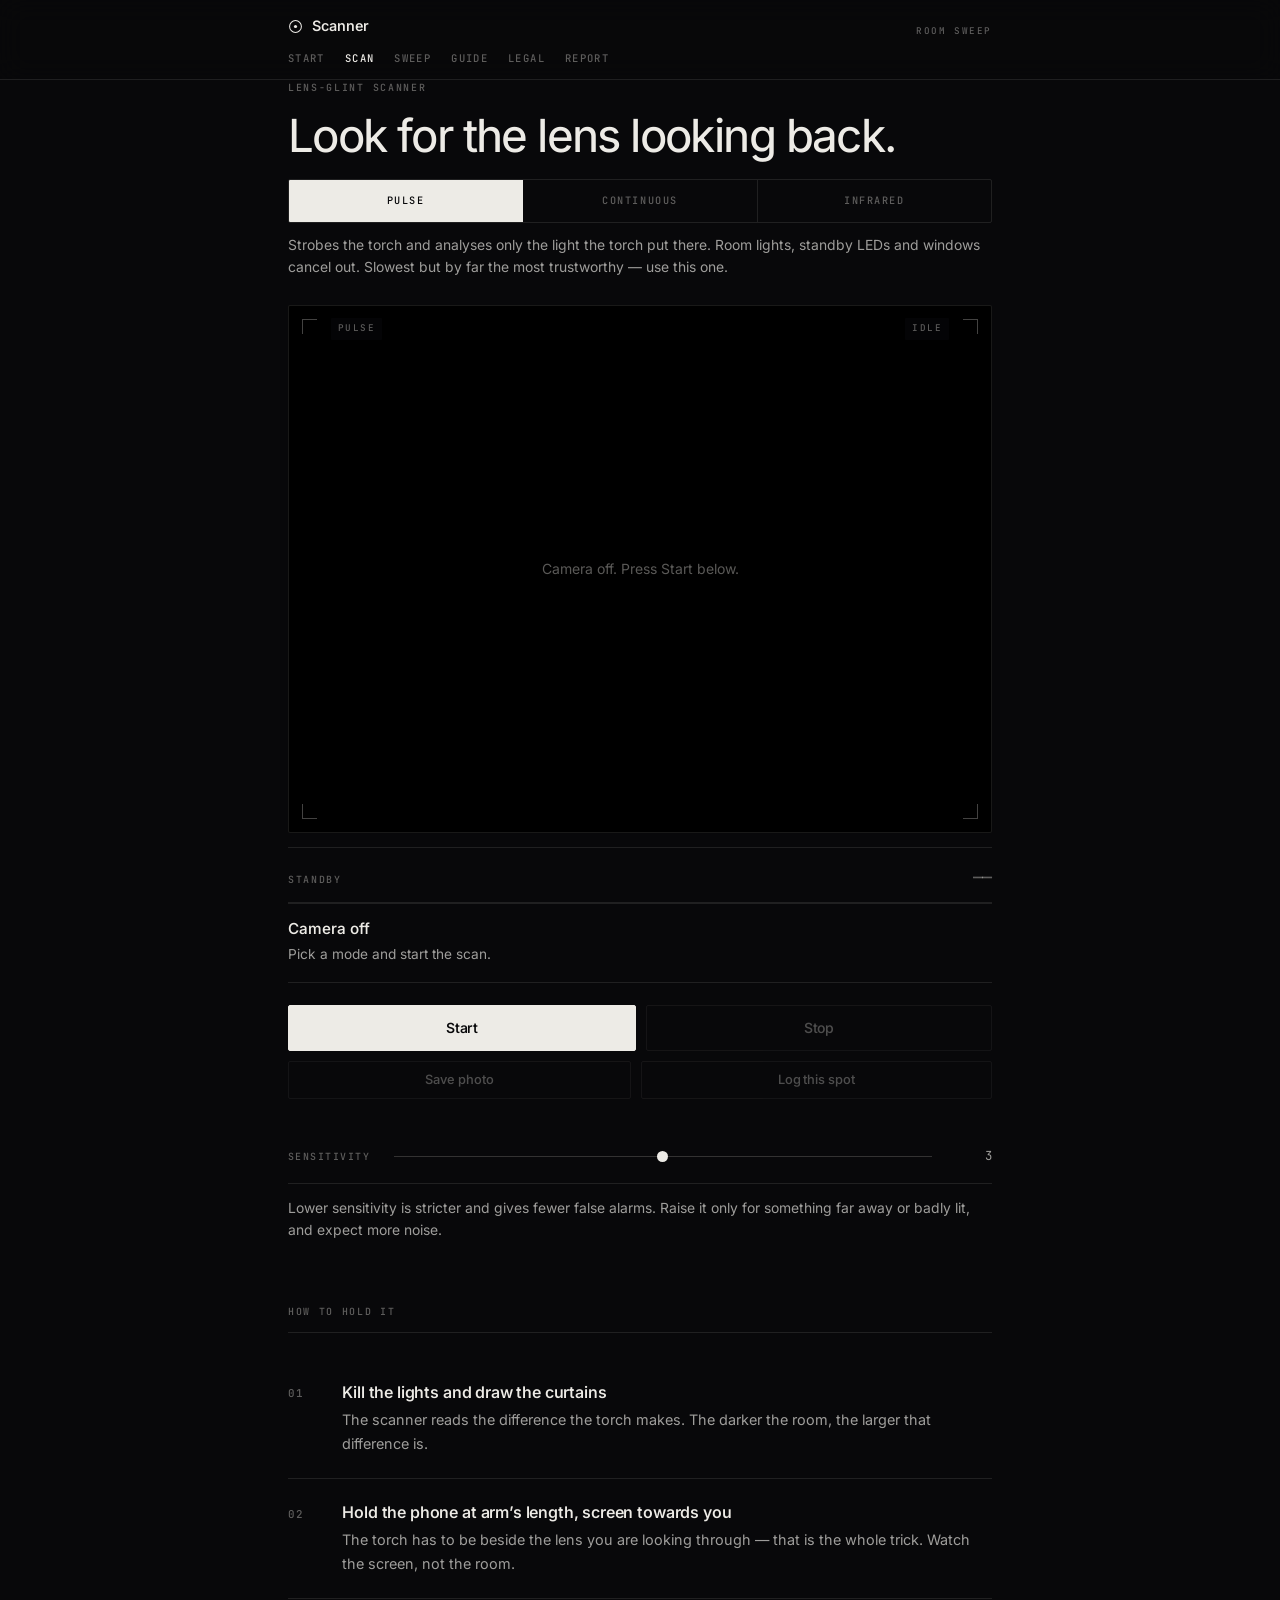
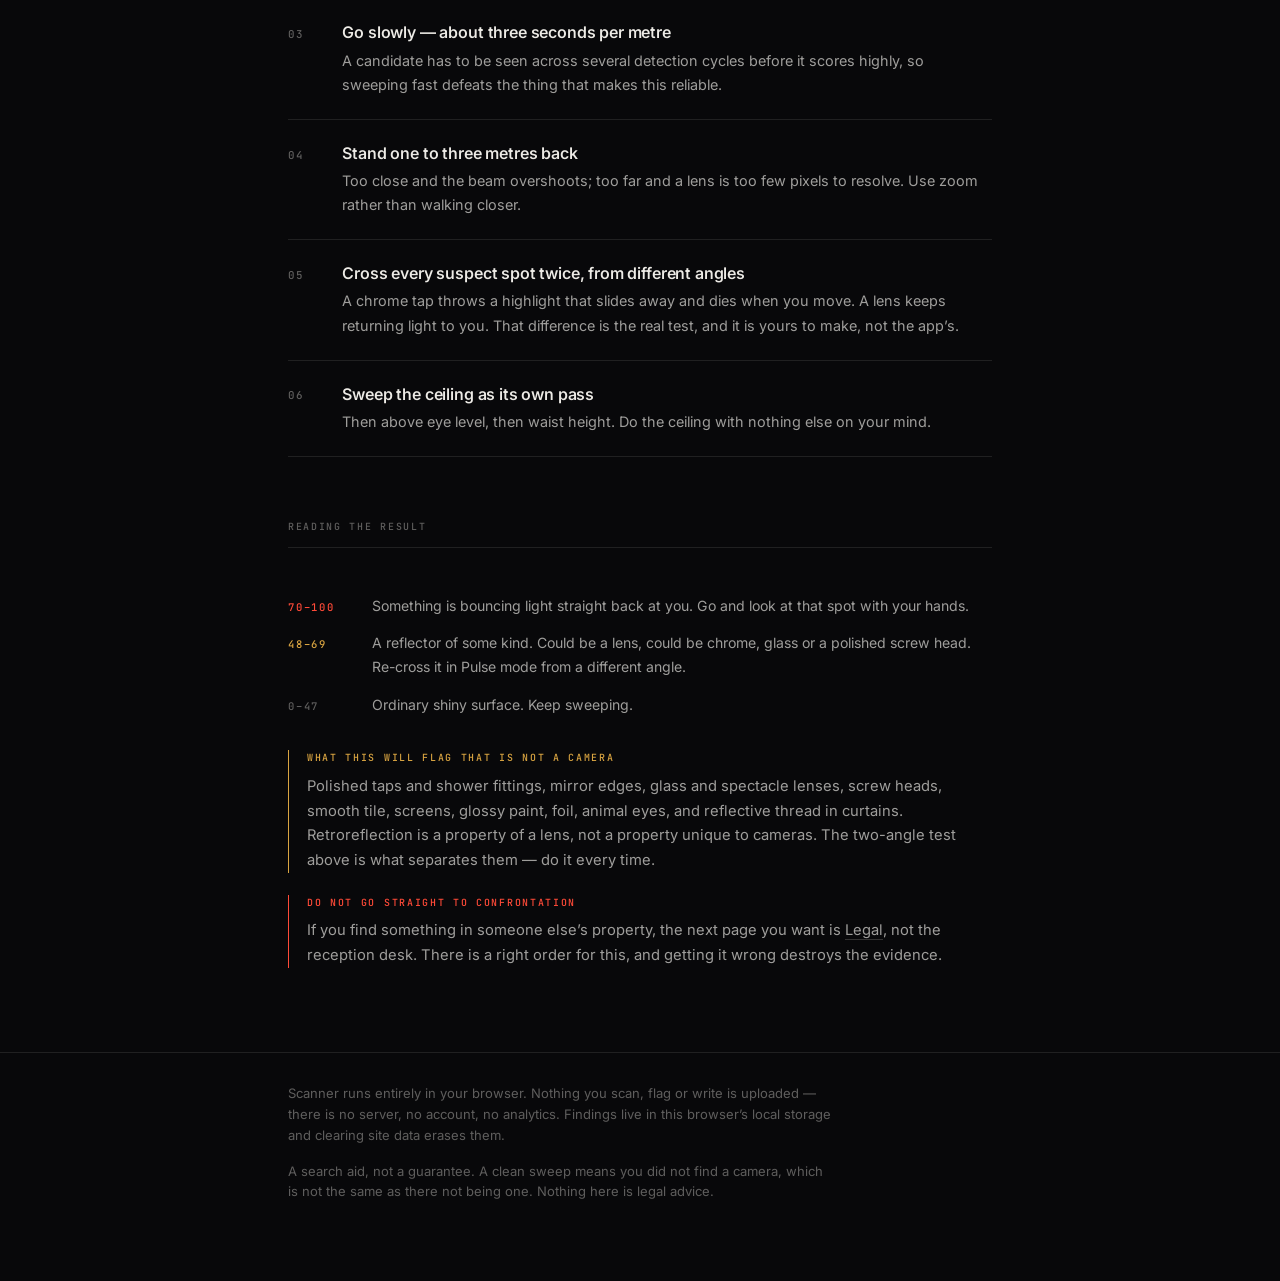
<file: scan.html>
<!DOCTYPE html>
<html lang="en">
<head>
<meta charset="utf-8">
<meta name="viewport" content="width=device-width, initial-scale=1, viewport-fit=cover">
<title>Scan &mdash; Scanner</title>
<meta name="description" content="Live lens-glint scanning using your phone camera and torch, with torch modulation to cancel out room lights and standby LEDs.">
<meta name="theme-color" content="#08080a">
<link rel="manifest" href="manifest.webmanifest">
<link rel="icon" href="assets/icon.svg" type="image/svg+xml">
<link rel="preload" href="assets/fonts/inter-latin.woff2" as="font" type="font/woff2" crossorigin>
<link rel="preload" href="assets/fonts/jetbrains-latin.woff2" as="font" type="font/woff2" crossorigin>
<link rel="stylesheet" href="css/app.css">
</head>
<body>
<header class="masthead">
  <div class="masthead__bar">
    <a class="mark" href="index.html">
      <svg width="15" height="15" viewBox="0 0 16 16" fill="none" aria-hidden="true">
        <circle cx="8" cy="8" r="6.3" stroke="currentColor" stroke-width="1.1"/>
        <circle cx="8" cy="8" r="1.7" fill="currentColor"/>
      </svg>
      Scanner
    </a>
    <span class="mark__meta">Room sweep</span>
  </div>
  <nav class="nav" aria-label="Sections">
    <a href="index.html">Start</a>
    <a href="scan.html">Scan</a>
    <a href="sweep.html">Sweep</a>
    <a href="guide.html">Guide</a>
    <a href="legal.html">Legal</a>
    <a href="report.html">Report</a>
  </nav>
</header>

<main class="wrap wrap--wide">

  <p class="label">Lens-glint scanner</p>
  <h1 class="display">Look for the lens looking back.</h1>

  <div class="seg" id="modeSwitch" role="group" aria-label="Scan mode">
    <button type="button" data-mode="pulse" aria-pressed="true">Pulse</button>
    <button type="button" data-mode="live" aria-pressed="false">Continuous</button>
    <button type="button" data-mode="ir" aria-pressed="false">Infrared</button>
  </div>
  <p class="small" id="modeHint" style="margin-bottom:26px"></p>

  <div class="finder" id="stage">
    <video id="video" playsinline muted autoplay></video>
    <canvas id="overlay"></canvas>
    <div class="finder__ticks" aria-hidden="true"><span></span><span></span><span></span><span></span></div>
    <div class="finder__hud">
      <span id="pillMode">Pulse</span>
      <span id="pillState">Idle</span>
    </div>
    <div class="finder__msg" id="stageMsg">Camera off. Press Start below.</div>
  </div>

  <div class="readout" id="verdict">
    <div class="readout__top">
      <span class="readout__state" id="verdictState">Standby</span>
      <span class="readout__pct" id="verdictPct">&mdash;&mdash;</span>
    </div>
    <div class="meter"><i id="verdictMeter"></i></div>
    <div class="readout__title" id="verdictTitle">Camera off</div>
    <div class="readout__sub" id="verdictSub">Pick a mode and start the scan.</div>
  </div>

  <div class="row" style="margin-bottom:10px">
    <button class="btn btn--primary" id="btnStart" type="button">Start</button>
    <button class="btn" id="btnStop" type="button" disabled>Stop</button>
  </div>
  <div class="row" style="margin-bottom:32px">
    <button class="btn btn--sm" id="btnShot" type="button" disabled>Save photo</button>
    <button class="btn btn--sm" id="btnLog" type="button" disabled>Log this spot</button>
  </div>

  <div class="ctl">
    <label for="sens">Sensitivity</label>
    <input type="range" id="sens" min="1" max="5" step="1" value="3">
    <output id="sensOut">3</output>
  </div>
  <div class="ctl" id="zoomRow" hidden>
    <label for="zoom">Zoom</label>
    <input type="range" id="zoom" min="1" max="5" step="0.1" value="1">
    <output id="zoomOut">1.0&times;</output>
  </div>
  <p class="small" style="margin-top:14px">Lower sensitivity is stricter and gives fewer false alarms. Raise it only for something far away or badly lit, and expect more noise.</p>

  <div class="toast" id="toast" hidden></div>

  <section class="sec">
    <span class="label">How to hold it</span>
    <div class="index">
      <div class="index__row"><span class="index__num">01</span><span class="index__body">
        <h3>Kill the lights and draw the curtains</h3>
        <p>The scanner reads the difference the torch makes. The darker the room, the larger that difference is.</p>
      </span></div>
      <div class="index__row"><span class="index__num">02</span><span class="index__body">
        <h3>Hold the phone at arm&rsquo;s length, screen towards you</h3>
        <p>The torch has to be beside the lens you are looking through &mdash; that is the whole trick. Watch the screen, not the room.</p>
      </span></div>
      <div class="index__row"><span class="index__num">03</span><span class="index__body">
        <h3>Go slowly &mdash; about three seconds per metre</h3>
        <p>A candidate has to be seen across several detection cycles before it scores highly, so sweeping fast defeats the thing that makes this reliable.</p>
      </span></div>
      <div class="index__row"><span class="index__num">04</span><span class="index__body">
        <h3>Stand one to three metres back</h3>
        <p>Too close and the beam overshoots; too far and a lens is too few pixels to resolve. Use zoom rather than walking closer.</p>
      </span></div>
      <div class="index__row"><span class="index__num">05</span><span class="index__body">
        <h3>Cross every suspect spot twice, from different angles</h3>
        <p>A chrome tap throws a highlight that slides away and dies when you move. A lens keeps returning light to you. That difference is the real test, and it is yours to make, not the app&rsquo;s.</p>
      </span></div>
      <div class="index__row"><span class="index__num">06</span><span class="index__body">
        <h3>Sweep the ceiling as its own pass</h3>
        <p>Then above eye level, then waist height. Do the ceiling with nothing else on your mind.</p>
      </span></div>
    </div>
  </section>

  <section class="sec">
    <span class="label">Reading the result</span>
    <div class="legend">
      <div><span class="label is-hit">70&ndash;100</span><span>Something is bouncing light straight back at you. Go and look at that spot with your hands.</span></div>
      <div><span class="label is-maybe">48&ndash;69</span><span>A reflector of some kind. Could be a lens, could be chrome, glass or a polished screw head. Re-cross it in Pulse mode from a different angle.</span></div>
      <div><span class="label is-low">0&ndash;47</span><span>Ordinary shiny surface. Keep sweeping.</span></div>
    </div>

    <div class="aside aside--caution" style="margin-top:34px">
      <span class="label">What this will flag that is not a camera</span>
      <p>Polished taps and shower fittings, mirror edges, glass and spectacle lenses, screw heads, smooth tile, screens, glossy paint, foil, animal eyes, and reflective thread in curtains. Retroreflection is a property of a lens, not a property unique to cameras. The two-angle test above is what separates them &mdash; do it every time.</p>
    </div>

    <div class="aside aside--alert">
      <span class="label">Do not go straight to confrontation</span>
      <p>If you find something in someone else&rsquo;s property, the next page you want is <a class="inline-link" href="legal.html">Legal</a>, not the reception desk. There is a right order for this, and getting it wrong destroys the evidence.</p>
    </div>
  </section>

</main>

<footer>
  <div class="wrap wrap--wide">
    <p>Scanner runs entirely in your browser. Nothing you scan, flag or write is uploaded &mdash; there is no server, no account, no analytics. Findings live in this browser&rsquo;s local storage and clearing site data erases them.</p>
    <p>A search aid, not a guarantee. A clean sweep means you did not find a camera, which is not the same as there not being one. Nothing here is legal advice.</p>
  </div>
</footer>
<script src="js/data.js"></script>
<script src="js/app.js"></script>
<script src="js/scanner.js"></script>
</body>
</html>
</file>
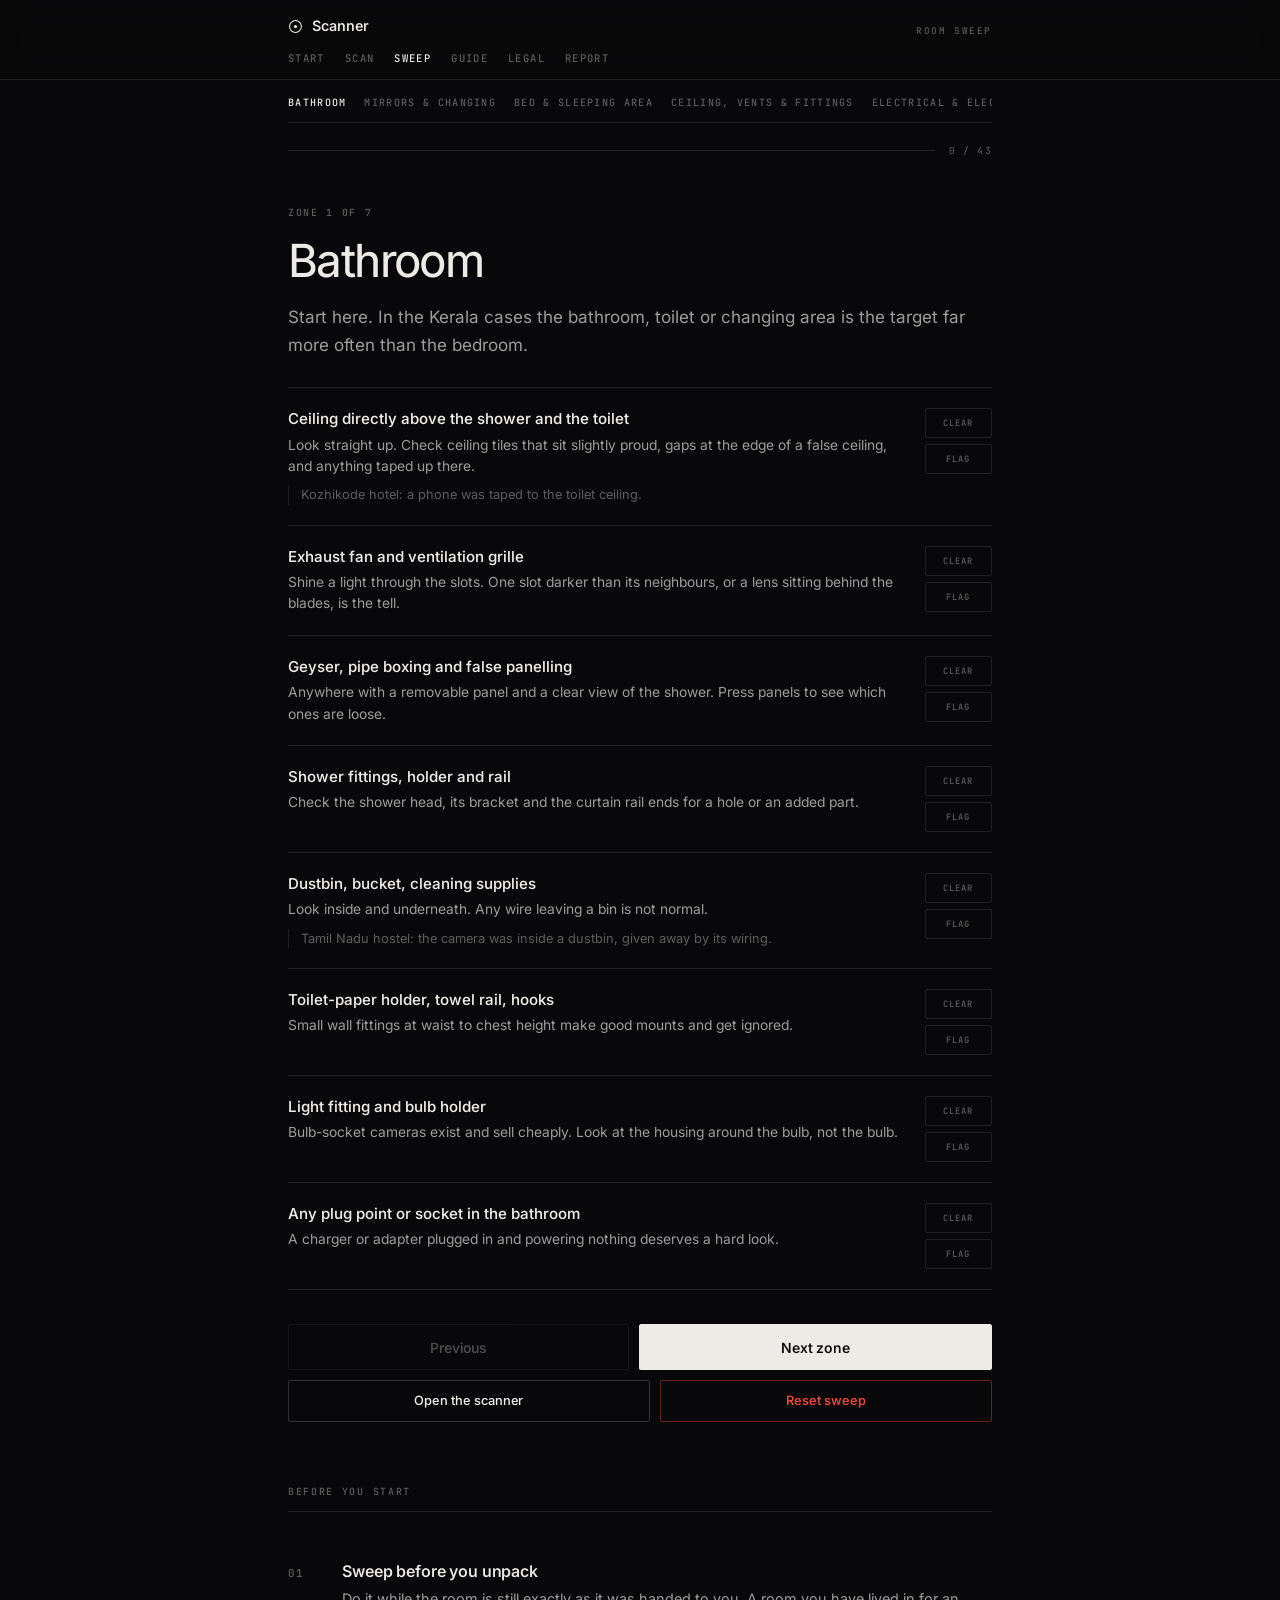
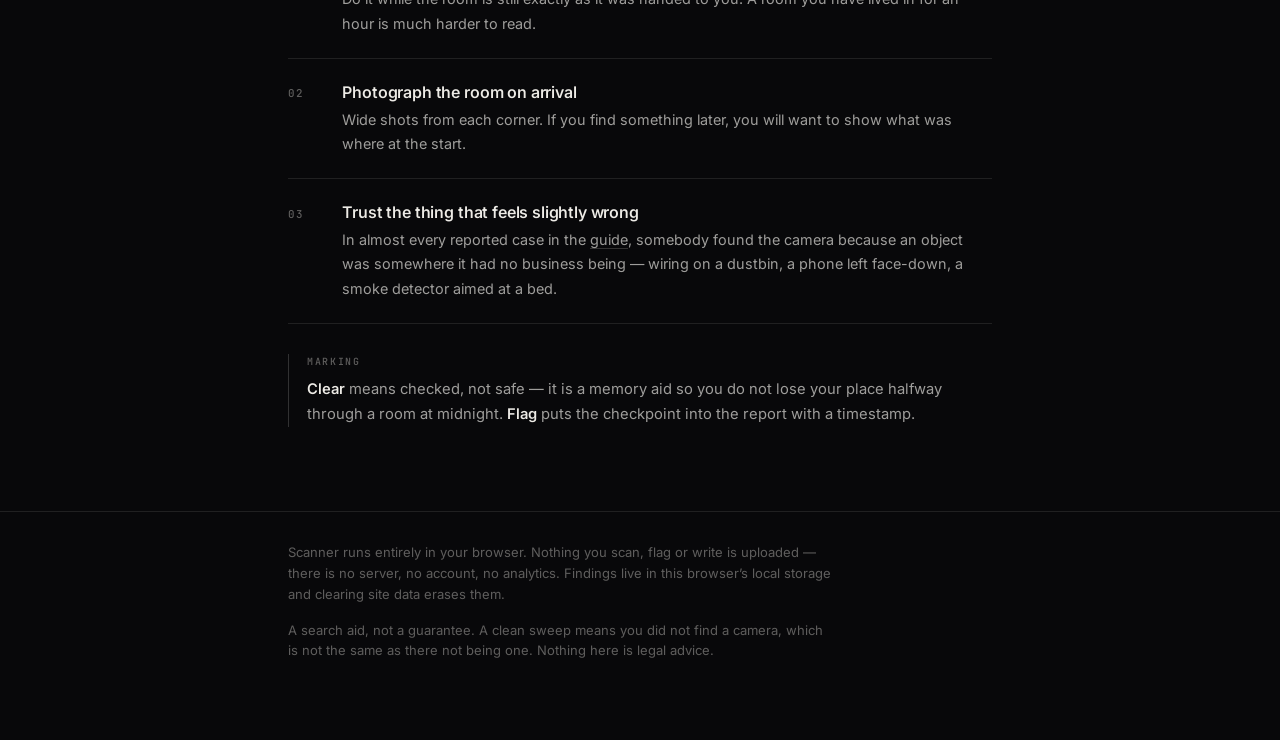
<file: sweep.html>
<!DOCTYPE html>
<html lang="en">
<head>
<meta charset="utf-8">
<meta name="viewport" content="width=device-width, initial-scale=1, viewport-fit=cover">
<title>Sweep &mdash; Scanner</title>
<meta name="description" content="A guided, zone-by-zone physical search of a room for concealed cameras, ordered by where they are actually found.">
<meta name="theme-color" content="#08080a">
<link rel="manifest" href="manifest.webmanifest">
<link rel="icon" href="assets/icon.svg" type="image/svg+xml">
<link rel="preload" href="assets/fonts/inter-latin.woff2" as="font" type="font/woff2" crossorigin>
<link rel="preload" href="assets/fonts/jetbrains-latin.woff2" as="font" type="font/woff2" crossorigin>
<link rel="stylesheet" href="css/app.css">
</head>
<body>
<header class="masthead">
  <div class="masthead__bar">
    <a class="mark" href="index.html">
      <svg width="15" height="15" viewBox="0 0 16 16" fill="none" aria-hidden="true">
        <circle cx="8" cy="8" r="6.3" stroke="currentColor" stroke-width="1.1"/>
        <circle cx="8" cy="8" r="1.7" fill="currentColor"/>
      </svg>
      Scanner
    </a>
    <span class="mark__meta">Room sweep</span>
  </div>
  <nav class="nav" aria-label="Sections">
    <a href="index.html">Start</a>
    <a href="scan.html">Scan</a>
    <a href="sweep.html">Sweep</a>
    <a href="guide.html">Guide</a>
    <a href="legal.html">Legal</a>
    <a href="report.html">Report</a>
  </nav>
</header>

<main class="wrap wrap--wide">

  <div class="zones" id="zoneNav" role="group" aria-label="Sweep zones"></div>
  <div class="prog">
    <span class="prog__bar"><i id="progBar" style="width:0%"></i></span>
    <span class="prog__txt" id="progText">0 / 0</span>
  </div>

  <div id="zoneBody"></div>
  <div id="zoneDone" hidden></div>

  <div class="row" style="margin:34px 0 10px">
    <button class="btn" id="btnPrev" type="button">Previous</button>
    <button class="btn btn--primary" id="btnNext" type="button">Next zone</button>
  </div>
  <div class="row">
    <a class="btn btn--sm" href="scan.html">Open the scanner</a>
    <button class="btn btn--sm btn--alert" id="btnReset" type="button">Reset sweep</button>
  </div>

  <section class="sec">
    <span class="label">Before you start</span>
    <div class="index">
      <div class="index__row"><span class="index__num">01</span><span class="index__body">
        <h3>Sweep before you unpack</h3>
        <p>Do it while the room is still exactly as it was handed to you. A room you have lived in for an hour is much harder to read.</p>
      </span></div>
      <div class="index__row"><span class="index__num">02</span><span class="index__body">
        <h3>Photograph the room on arrival</h3>
        <p>Wide shots from each corner. If you find something later, you will want to show what was where at the start.</p>
      </span></div>
      <div class="index__row"><span class="index__num">03</span><span class="index__body">
        <h3>Trust the thing that feels slightly wrong</h3>
        <p>In almost every reported case in the <a class="inline-link" href="guide.html">guide</a>, somebody found the camera because an object was somewhere it had no business being &mdash; wiring on a dustbin, a phone left face-down, a smoke detector aimed at a bed.</p>
      </span></div>
    </div>

    <div class="aside" style="margin-top:30px">
      <span class="label">Marking</span>
      <p><strong>Clear</strong> means checked, not safe &mdash; it is a memory aid so you do not lose your place halfway through a room at midnight. <strong>Flag</strong> puts the checkpoint into the report with a timestamp.</p>
    </div>
  </section>

</main>

<footer>
  <div class="wrap wrap--wide">
    <p>Scanner runs entirely in your browser. Nothing you scan, flag or write is uploaded &mdash; there is no server, no account, no analytics. Findings live in this browser&rsquo;s local storage and clearing site data erases them.</p>
    <p>A search aid, not a guarantee. A clean sweep means you did not find a camera, which is not the same as there not being one. Nothing here is legal advice.</p>
  </div>
</footer>
<script src="js/data.js"></script>
<script src="js/app.js"></script>
<script src="js/sweep.js"></script>
</body>
</html>
</file>
<file: css/app.css>
/* ============================================================
   Scanner

   Design rules, held to throughout:

   1. The interface is monochrome until it finds something.
      Colour is information here, not decoration. Red means a
      detection or a danger; amber means uncertain. Nothing else
      in the entire interface is coloured, so when colour appears
      it means something.

   2. No cards. Hairline rules and space do the separating.

   3. Geometry is square. Radii are 0-3px. This is an instrument,
      not a dashboard.

   4. Prose is Inter. Every number, label, state and timestamp is
      mono. That split is what makes readings look like readings.

   5. Display type is set light and tight. Weight is not emphasis.
   ============================================================ */

@font-face {
  font-family: 'Inter';
  src: url('../assets/fonts/inter-latin.woff2') format('woff2');
  font-weight: 100 900;
  font-style: normal;
  font-display: swap;
}

@font-face {
  font-family: 'JetBrains Mono';
  src: url('../assets/fonts/jetbrains-latin.woff2') format('woff2');
  font-weight: 100 800;
  font-style: normal;
  font-display: swap;
}

:root {
  --bg:       #08080a;
  --bg-lift:  #0d0d10;

  --line:     rgba(240, 238, 232, 0.10);
  --line-2:   rgba(240, 238, 232, 0.18);

  --fg:       #edebe6;
  --fg-2:     rgba(237, 235, 230, 0.66);
  --fg-3:     rgba(237, 235, 230, 0.38);

  --signal:   #ff4a38;
  --caution:  #d9a441;

  --sans: 'Inter', -apple-system, BlinkMacSystemFont, 'Segoe UI', Roboto, sans-serif;
  --mono: 'JetBrains Mono', ui-monospace, SFMono-Regular, Menlo, Consolas, monospace;

  --measure: 42rem;
  --wide:    48rem;
  --gutter:  22px;
}

@media (min-width: 600px) { :root { --gutter: 32px; } }

*, *::before, *::after { box-sizing: border-box; }

/* component display rules were beating the hidden attribute */
[hidden] { display: none !important; }

html {
  -webkit-text-size-adjust: 100%;
  scroll-behavior: smooth;
}

body {
  margin: 0;
  background: var(--bg);
  color: var(--fg);
  font-family: var(--sans);
  font-size: 15.5px;
  line-height: 1.68;
  font-optical-sizing: auto;
  -webkit-font-smoothing: antialiased;
  -moz-osx-font-smoothing: grayscale;
  font-feature-settings: 'cv05' 1, 'ss03' 1;
  overscroll-behavior-y: contain;
}

::selection { background: var(--fg); color: var(--bg); }

:focus-visible {
  outline: 1px solid var(--fg-2);
  outline-offset: 3px;
  border-radius: 1px;
}

a { color: inherit; text-decoration: none; }

.wrap {
  max-width: var(--measure);
  margin: 0 auto;
  padding: 0 var(--gutter);
}
.wrap--wide { max-width: var(--wide); }

/* ---------- masthead ---------- */

.masthead {
  position: sticky;
  top: 0;
  z-index: 60;
  background: color-mix(in srgb, var(--bg) 88%, transparent);
  backdrop-filter: saturate(160%) blur(14px);
  -webkit-backdrop-filter: saturate(160%) blur(14px);
  border-bottom: 1px solid var(--line);
}

.masthead__bar {
  max-width: var(--wide);
  margin: 0 auto;
  padding: 14px var(--gutter) 0;
  display: flex;
  align-items: baseline;
  gap: 12px;
}

.mark {
  display: inline-flex;
  align-items: center;
  gap: 9px;
  font-size: 0.9rem;
  font-weight: 560;
  letter-spacing: -0.005em;
}
.mark svg { display: block; flex: none; align-self: center; }

.mark__meta {
  margin-left: auto;
  font-family: var(--mono);
  font-size: 0.58rem;
  font-weight: 500;
  letter-spacing: 0.17em;
  text-transform: uppercase;
  color: var(--fg-3);
}

.nav {
  max-width: var(--wide);
  margin: 0 auto;
  padding: 11px var(--gutter) 0;
  display: flex;
  gap: 20px;
  overflow-x: auto;
  scrollbar-width: none;
}
.nav::-webkit-scrollbar { display: none; }

.nav a {
  flex: none;
  position: relative;
  padding-bottom: 11px;
  font-family: var(--mono);
  font-size: 0.66rem;
  font-weight: 500;
  letter-spacing: 0.13em;
  text-transform: uppercase;
  color: var(--fg-3);
  white-space: nowrap;
  transition: color 0.15s ease;
}
.nav a:hover { color: var(--fg-2); }
.nav a[aria-current="page"] { color: var(--fg); }
.nav a[aria-current="page"]::after {
  content: '';
  position: absolute;
  left: 0; right: 0; bottom: -1px;
  height: 1px;
  background: var(--fg);
}

/* ---------- type ---------- */

.display {
  font-size: clamp(2rem, 8.4vw, 2.85rem);
  line-height: 1.04;
  letter-spacing: -0.035em;
  font-weight: 450;
  margin: 0 0 20px;
  text-wrap: balance;
}

.lead {
  font-size: 1.0625rem;
  line-height: 1.62;
  color: var(--fg-2);
  margin: 0 0 28px;
  text-wrap: pretty;
}

p { margin: 0 0 15px; text-wrap: pretty; }

.label {
  font-family: var(--mono);
  font-size: 0.62rem;
  font-weight: 500;
  letter-spacing: 0.17em;
  text-transform: uppercase;
  color: var(--fg-3);
  font-variant-numeric: tabular-nums;
}

/* section: mono label over a hairline, then content.
   Scoped to the FIRST child so form labels and notes inside a
   section do not each get ruled off as though they were headings. */
.sec { margin-top: 62px; }
.sec > .label:first-child {
  display: block;
  padding-bottom: 11px;
  border-bottom: 1px solid var(--line);
  margin-bottom: 26px;
}

h2 {
  font-size: 1.32rem;
  line-height: 1.24;
  letter-spacing: -0.02em;
  font-weight: 480;
  margin: 0 0 14px;
}

h3 {
  font-size: 1rem;
  line-height: 1.38;
  letter-spacing: -0.01em;
  font-weight: 560;
  margin: 0 0 6px;
}

.muted { color: var(--fg-2); }
.small { font-size: 0.87rem; line-height: 1.58; color: var(--fg-2); }

strong { font-weight: 580; color: var(--fg); }
em { font-style: italic; }

ul, ol { padding-left: 1.15em; margin: 0 0 15px; }
li { margin-bottom: 9px; padding-left: 0.2em; }
li::marker { color: var(--fg-3); }

code {
  font-family: var(--mono);
  font-size: 0.85em;
  color: var(--fg-2);
}

/* ---------- aside: replaces the coloured callout box ---------- */

.aside {
  border-left: 1px solid var(--line-2);
  padding-left: 18px;
  margin: 0 0 22px;
}
.aside > .label { display: block; margin-bottom: 7px; }
.aside p { color: var(--fg-2); font-size: 0.92rem; margin-bottom: 9px; }
.aside ul { margin-bottom: 0; }
.aside li { color: var(--fg-2); font-size: 0.92rem; }
.aside > :last-child { margin-bottom: 0; }

.aside--alert { border-left-color: var(--signal); }
.aside--alert > .label { color: var(--signal); }
.aside--caution { border-left-color: var(--caution); }
.aside--caution > .label { color: var(--caution); }

/* ---------- indexed rows: the numbered-step pattern ---------- */

.index { border-top: 1px solid var(--line); }

.index__row {
  display: grid;
  grid-template-columns: 2.4rem 1fr;
  gap: 0 16px;
  padding: 22px 0;
  border-bottom: 1px solid var(--line);
  align-items: start;
}
a.index__row { transition: opacity 0.15s ease; }
a.index__row:hover { opacity: 0.66; }

.index__num {
  font-family: var(--mono);
  font-size: 0.68rem;
  font-weight: 500;
  letter-spacing: 0.08em;
  color: var(--fg-3);
  padding-top: 0.34em;
  font-variant-numeric: tabular-nums;
}

.index__body h3 { margin-bottom: 5px; }
.index__body p { color: var(--fg-2); font-size: 0.9rem; margin-bottom: 0; }

/* ---------- entries: guide / case list ---------- */

.entry {
  padding: 26px 0;
  border-bottom: 1px solid var(--line);
}
.entry:first-child { border-top: 1px solid var(--line); }

/* a section label already rules off; do not double it */
.sec > .label:first-child + .index,
.sec > .label:first-child + .legend,
.sec > .label:first-child + .contacts,
.sec > .label:first-child + .checks,
.sec > .label:first-child + .entry,
.sec > .label:first-child + div > .entry:first-child { border-top: 0; }
.entry > p { color: var(--fg-2); font-size: 0.93rem; }
.entry__head {
  display: flex;
  align-items: baseline;
  gap: 12px;
  margin-bottom: 9px;
}
.entry__head h3 { margin: 0; }
.entry__head .label { margin-left: auto; flex: none; }

.field {
  display: grid;
  grid-template-columns: 5.4rem 1fr;
  gap: 0 14px;
  margin-top: 9px;
  align-items: start;
}
.field > .label { padding-top: 0.28em; }
.field > span { font-size: 0.89rem; color: var(--fg-2); line-height: 1.55; }
@media (max-width: 420px) {
  .field { grid-template-columns: 1fr; gap: 2px; }
  .field > .label { padding-top: 0; }
}

/* ---------- buttons ---------- */

.btn {
  display: inline-flex;
  align-items: center;
  justify-content: center;
  gap: 8px;
  min-height: 46px;
  padding: 12px 20px;
  border: 1px solid var(--line-2);
  border-radius: 2px;
  background: transparent;
  color: var(--fg);
  font-family: var(--sans);
  font-size: 0.875rem;
  font-weight: 520;
  letter-spacing: -0.005em;
  cursor: pointer;
  -webkit-tap-highlight-color: transparent;
  transition: border-color 0.15s ease, background 0.15s ease, opacity 0.15s ease;
}
.btn:hover { border-color: var(--fg-3); background: rgba(240, 238, 232, 0.03); }
.btn:disabled { opacity: 0.3; cursor: not-allowed; }
.btn:disabled:hover { border-color: var(--line-2); background: transparent; }

.btn--primary {
  background: var(--fg);
  border-color: var(--fg);
  color: var(--bg);
  font-weight: 560;
}
.btn--primary:hover { background: #fff; border-color: #fff; }

.btn--alert { border-color: rgba(255, 74, 56, 0.4); color: var(--signal); }
.btn--alert:hover { border-color: var(--signal); background: rgba(255, 74, 56, 0.06); }

.btn--sm { min-height: 38px; padding: 9px 14px; font-size: 0.8rem; }
.btn--block { display: flex; width: 100%; }

.row { display: flex; gap: 10px; flex-wrap: wrap; }
.row > .btn { flex: 1 1 auto; }

/* ---------- viewfinder ---------- */

.finder {
  position: relative;
  width: 100%;
  aspect-ratio: 3 / 4;
  background: #000;
  border: 1px solid var(--line);
  border-radius: 2px;
  overflow: hidden;
}
@media (min-width: 600px) { .finder { aspect-ratio: 4 / 3; } }

.finder video,
.finder canvas {
  position: absolute;
  inset: 0;
  width: 100%;
  height: 100%;
  object-fit: cover;
}
.finder canvas { pointer-events: none; }

/* rangefinder corner ticks */
.finder__ticks { position: absolute; inset: 13px; pointer-events: none; }
.finder__ticks span {
  position: absolute;
  width: 15px; height: 15px;
  border: 0 solid rgba(240, 238, 232, 0.28);
}
.finder__ticks span:nth-child(1) { top: 0; left: 0; border-top-width: 1px; border-left-width: 1px; }
.finder__ticks span:nth-child(2) { top: 0; right: 0; border-top-width: 1px; border-right-width: 1px; }
.finder__ticks span:nth-child(3) { bottom: 0; left: 0; border-bottom-width: 1px; border-left-width: 1px; }
.finder__ticks span:nth-child(4) { bottom: 0; right: 0; border-bottom-width: 1px; border-right-width: 1px; }

.finder__hud {
  position: absolute;
  top: 12px; left: 42px; right: 42px;   /* inboard of the corner ticks */
  display: flex;
  justify-content: space-between;
  gap: 10px;
  pointer-events: none;
}
.finder__hud span {
  font-family: var(--mono);
  font-size: 0.58rem;
  font-weight: 500;
  letter-spacing: 0.15em;
  text-transform: uppercase;
  color: var(--fg-3);
  background: rgba(8, 8, 10, 0.6);
  padding: 3px 7px;
  border-radius: 1px;
}
.finder__hud span.is-live { color: var(--fg-2); }
.finder__hud span.is-hot { color: var(--signal); }

.finder__msg {
  position: absolute;
  inset: 0;
  display: flex;
  align-items: center;
  justify-content: center;
  text-align: center;
  padding: 40px 30px;
  font-size: 0.875rem;
  color: var(--fg-3);
  text-wrap: pretty;
}

/* ---------- readout: the verdict, as an instrument panel ---------- */

.readout {
  border-top: 1px solid var(--line);
  border-bottom: 1px solid var(--line);
  padding: 15px 0 17px;
  margin: 14px 0 22px;
}

.readout__top {
  display: flex;
  align-items: baseline;
  justify-content: space-between;
  gap: 12px;
  margin-bottom: 11px;
}
.readout__state {
  font-family: var(--mono);
  font-size: 0.62rem;
  font-weight: 500;
  letter-spacing: 0.17em;
  text-transform: uppercase;
  color: var(--fg-3);
}
.readout__pct {
  font-family: var(--mono);
  font-size: 1.05rem;
  font-weight: 500;
  letter-spacing: -0.02em;
  color: var(--fg-3);
  font-variant-numeric: tabular-nums;
}

.meter {
  height: 2px;
  background: var(--line);
  overflow: hidden;
  margin-bottom: 12px;
}
.meter > i {
  display: block;
  height: 100%;
  width: 0;
  background: var(--fg-3);
  transition: width 0.3s cubic-bezier(0.2, 0, 0, 1), background 0.3s ease;
}

.readout__title { font-size: 0.95rem; font-weight: 540; margin-bottom: 2px; }
.readout__sub { font-size: 0.855rem; color: var(--fg-2); line-height: 1.55; text-wrap: pretty; }

.readout.is-maybe .readout__state,
.readout.is-maybe .readout__pct { color: var(--caution); }
.readout.is-maybe .meter > i { background: var(--caution); }

.readout.is-hit .readout__state,
.readout.is-hit .readout__pct { color: var(--signal); }
.readout.is-hit .meter > i { background: var(--signal); }
.readout.is-hit .readout__title { color: var(--signal); }

/* ---------- segmented control ---------- */

.seg {
  display: flex;
  border: 1px solid var(--line);
  border-radius: 2px;
  margin: 0 0 12px;
  overflow: hidden;
}
.seg button {
  flex: 1;
  min-height: 42px;
  border: 0;
  border-right: 1px solid var(--line);
  background: transparent;
  color: var(--fg-3);
  font-family: var(--mono);
  font-size: 0.64rem;
  font-weight: 500;
  letter-spacing: 0.15em;
  text-transform: uppercase;
  cursor: pointer;
  -webkit-tap-highlight-color: transparent;
  transition: color 0.15s ease, background 0.15s ease;
}
.seg button:last-child { border-right: 0; }
.seg button:hover { color: var(--fg-2); }
.seg button[aria-pressed="true"] {
  background: var(--fg);
  color: var(--bg);
}

/* ---------- sliders ---------- */

.ctl {
  display: grid;
  grid-template-columns: 5.6rem 1fr 3rem;
  align-items: center;
  gap: 14px;
  padding: 13px 0;
  border-bottom: 1px solid var(--line);
}
.ctl:first-of-type { border-top: 1px solid var(--line); }
.ctl > label { font-family: var(--mono); font-size: 0.62rem; font-weight: 500; letter-spacing: 0.15em; text-transform: uppercase; color: var(--fg-3); }
.ctl > output { font-family: var(--mono); font-size: 0.78rem; color: var(--fg-2); text-align: right; font-variant-numeric: tabular-nums; }

input[type="range"] {
  -webkit-appearance: none;
  appearance: none;
  width: 100%;
  height: 22px;
  background: transparent;
  cursor: pointer;
}
input[type="range"]::-webkit-slider-runnable-track { height: 1px; background: var(--line-2); }
input[type="range"]::-moz-range-track { height: 1px; background: var(--line-2); }
input[type="range"]::-webkit-slider-thumb {
  -webkit-appearance: none;
  width: 11px; height: 11px;
  border-radius: 50%;
  background: var(--fg);
  margin-top: -5px;
}
input[type="range"]::-moz-range-thumb {
  width: 11px; height: 11px;
  border: 0;
  border-radius: 50%;
  background: var(--fg);
}

/* ---------- sweep ---------- */

.zones {
  display: flex;
  gap: 18px;
  overflow-x: auto;
  scrollbar-width: none;
  border-bottom: 1px solid var(--line);
  margin-bottom: 18px;
}
.zones::-webkit-scrollbar { display: none; }

.zones button {
  flex: none;
  position: relative;
  border: 0;
  background: transparent;
  padding: 16px 0 13px;
  font-family: var(--mono);
  font-size: 0.63rem;
  font-weight: 500;
  letter-spacing: 0.13em;
  text-transform: uppercase;
  color: var(--fg-3);
  white-space: nowrap;
  cursor: pointer;
  -webkit-tap-highlight-color: transparent;
  transition: color 0.15s ease;
}
.zones button:hover { color: var(--fg-2); }
.zones button.is-done { color: var(--fg-2); }
.zones button[aria-pressed="true"] { color: var(--fg); }
.zones button[aria-pressed="true"]::after {
  content: '';
  position: absolute;
  left: 0; right: 0; bottom: -1px;
  height: 1px;
  background: var(--fg);
}

.prog {
  display: flex;
  align-items: center;
  gap: 14px;
  margin: 20px 0 46px;
}
.prog__bar { flex: 1; height: 1px; background: var(--line); }
.prog__bar > i { display: block; height: 100%; background: var(--fg-2); transition: width 0.3s cubic-bezier(0.2,0,0,1); }
.prog__txt {
  font-family: var(--mono);
  font-size: 0.6rem;
  letter-spacing: 0.13em;
  text-transform: uppercase;
  color: var(--fg-3);
  white-space: nowrap;
  font-variant-numeric: tabular-nums;
}

.checks { border-top: 1px solid var(--line); }

.check {
  display: grid;
  grid-template-columns: 1fr 4.2rem;
  gap: 0 18px;
  padding: 20px 0;
  border-bottom: 1px solid var(--line);
  position: relative;
}
.check.is-flagged { border-left: 1px solid var(--signal); padding-left: 16px; margin-left: -17px; }

.check__t { font-size: 0.94rem; font-weight: 540; line-height: 1.42; margin-bottom: 5px; }
.check__h { font-size: 0.865rem; color: var(--fg-2); line-height: 1.55; }
.check__c {
  font-size: 0.8rem;
  color: var(--fg-3);
  line-height: 1.5;
  margin-top: 8px;
  padding-left: 12px;
  border-left: 1px solid var(--line);
}

.check__acts { display: flex; flex-direction: column; gap: 6px; }
.check__acts button {
  height: 30px;
  border: 1px solid var(--line);
  border-radius: 2px;
  background: transparent;
  color: var(--fg-3);
  font-family: var(--mono);
  font-size: 0.55rem;
  font-weight: 500;
  letter-spacing: 0.12em;
  text-transform: uppercase;
  cursor: pointer;
  -webkit-tap-highlight-color: transparent;
  transition: all 0.15s ease;
}
.check__acts button:hover { border-color: var(--fg-3); color: var(--fg-2); }
.check__acts button[aria-pressed="true"][data-act="ok"] {
  background: var(--fg); border-color: var(--fg); color: var(--bg);
}
.check__acts button[aria-pressed="true"][data-act="flag"] {
  background: var(--signal); border-color: var(--signal); color: #fff;
}

/* ---------- tables ---------- */

.tablewrap { overflow-x: auto; -webkit-overflow-scrolling: touch; margin: 0 0 18px; }
table { border-collapse: collapse; width: 100%; font-size: 0.875rem; min-width: 460px; }
th, td { text-align: left; padding: 13px 14px 13px 0; border-bottom: 1px solid var(--line); vertical-align: top; }
th {
  font-family: var(--mono);
  font-size: 0.58rem;
  font-weight: 500;
  letter-spacing: 0.15em;
  text-transform: uppercase;
  color: var(--fg-3);
  border-bottom-color: var(--line-2);
  white-space: nowrap;
}
td { color: var(--fg-2); line-height: 1.5; }
td:first-child { color: var(--fg); font-weight: 520; }
tbody tr:last-child td { border-bottom: 0; }

.v {
  font-family: var(--mono);
  font-size: 0.66rem;
  font-weight: 500;
  letter-spacing: 0.11em;
  text-transform: uppercase;
  white-space: nowrap;
}
.v--yes { color: var(--fg); }
.v--no { color: var(--signal); }
.v--part { color: var(--caution); }

/* ---------- findings / report ---------- */

.finding {
  border-left: 1px solid var(--signal);
  padding: 2px 0 2px 18px;
  margin-bottom: 26px;
}
.finding h3 { margin-bottom: 4px; }
.finding .label { display: block; margin-bottom: 7px; }
.finding p { font-size: 0.88rem; color: var(--fg-2); margin-bottom: 10px; }

.field-in {
  width: 100%;
  padding: 11px 0;
  border: 0;
  border-bottom: 1px solid var(--line-2);
  background: transparent;
  color: var(--fg);
  font-family: var(--sans);
  font-size: 0.94rem;
  border-radius: 0;
}
.field-in::placeholder { color: var(--fg-3); }
.field-in:focus { outline: none; border-bottom-color: var(--fg-2); }

.field-label { display: block; margin-bottom: 2px; margin-top: 20px; }

textarea.draft {
  width: 100%;
  min-height: 300px;
  padding: 18px;
  border: 1px solid var(--line);
  border-radius: 2px;
  background: var(--bg-lift);
  color: var(--fg-2);
  font-family: var(--mono);
  font-size: 0.74rem;
  line-height: 1.66;
  resize: vertical;
}
textarea.draft:focus { outline: none; border-color: var(--line-2); }

.empty {
  padding: 46px 0;
  text-align: center;
  color: var(--fg-3);
  font-size: 0.9rem;
  border-top: 1px solid var(--line);
  border-bottom: 1px solid var(--line);
}

/* ---------- misc ---------- */

main { padding-top: 54px; padding-bottom: 20px; }

.legend { display: grid; gap: 14px; border-top: 1px solid var(--line); padding-top: 20px; }
.legend > div { display: grid; grid-template-columns: 4.4rem 1fr; gap: 14px; align-items: baseline; }
.legend .label { font-size: 0.66rem; }
.legend span:last-child { font-size: 0.88rem; color: var(--fg-2); }
.legend .is-hit { color: var(--signal); }
.legend .is-maybe { color: var(--caution); }
.legend .is-low { color: var(--fg-3); }

.contacts { border-top: 1px solid var(--line); }
.contacts > div {
  display: grid;
  grid-template-columns: 8.5rem 1fr;
  gap: 4px 16px;
  padding: 15px 0;
  border-bottom: 1px solid var(--line);
  align-items: baseline;
}
.contacts .num {
  font-family: var(--mono);
  font-size: 0.84rem;
  font-weight: 500;
  color: var(--fg);
  letter-spacing: 0.02em;
}
.contacts .num a { border-bottom: 1px solid var(--line-2); }
.contacts span:last-child { font-size: 0.875rem; color: var(--fg-2); line-height: 1.5; }
@media (max-width: 440px) {
  .contacts > div { grid-template-columns: 1fr; }
}

.inline-link { border-bottom: 1px solid var(--line-2); transition: border-color 0.15s ease; }
.inline-link:hover { border-bottom-color: var(--fg-2); }

.toast {
  border-left: 1px solid var(--caution);
  padding: 2px 0 2px 16px;
  margin: 18px 0;
  font-size: 0.875rem;
  color: var(--fg-2);
  line-height: 1.55;
}

footer {
  margin-top: 84px;
  border-top: 1px solid var(--line);
  padding: 30px 0 64px;
}
footer p {
  font-size: 0.815rem;
  line-height: 1.6;
  color: var(--fg-3);
  max-width: 34rem;
}

.sr-only {
  position: absolute; width: 1px; height: 1px;
  padding: 0; margin: -1px; overflow: hidden;
  clip: rect(0,0,0,0); white-space: nowrap; border: 0;
}

@media (prefers-reduced-motion: reduce) {
  *, *::before, *::after {
    animation-duration: 0.01ms !important;
    transition-duration: 0.01ms !important;
    scroll-behavior: auto !important;
  }
}
</file>
